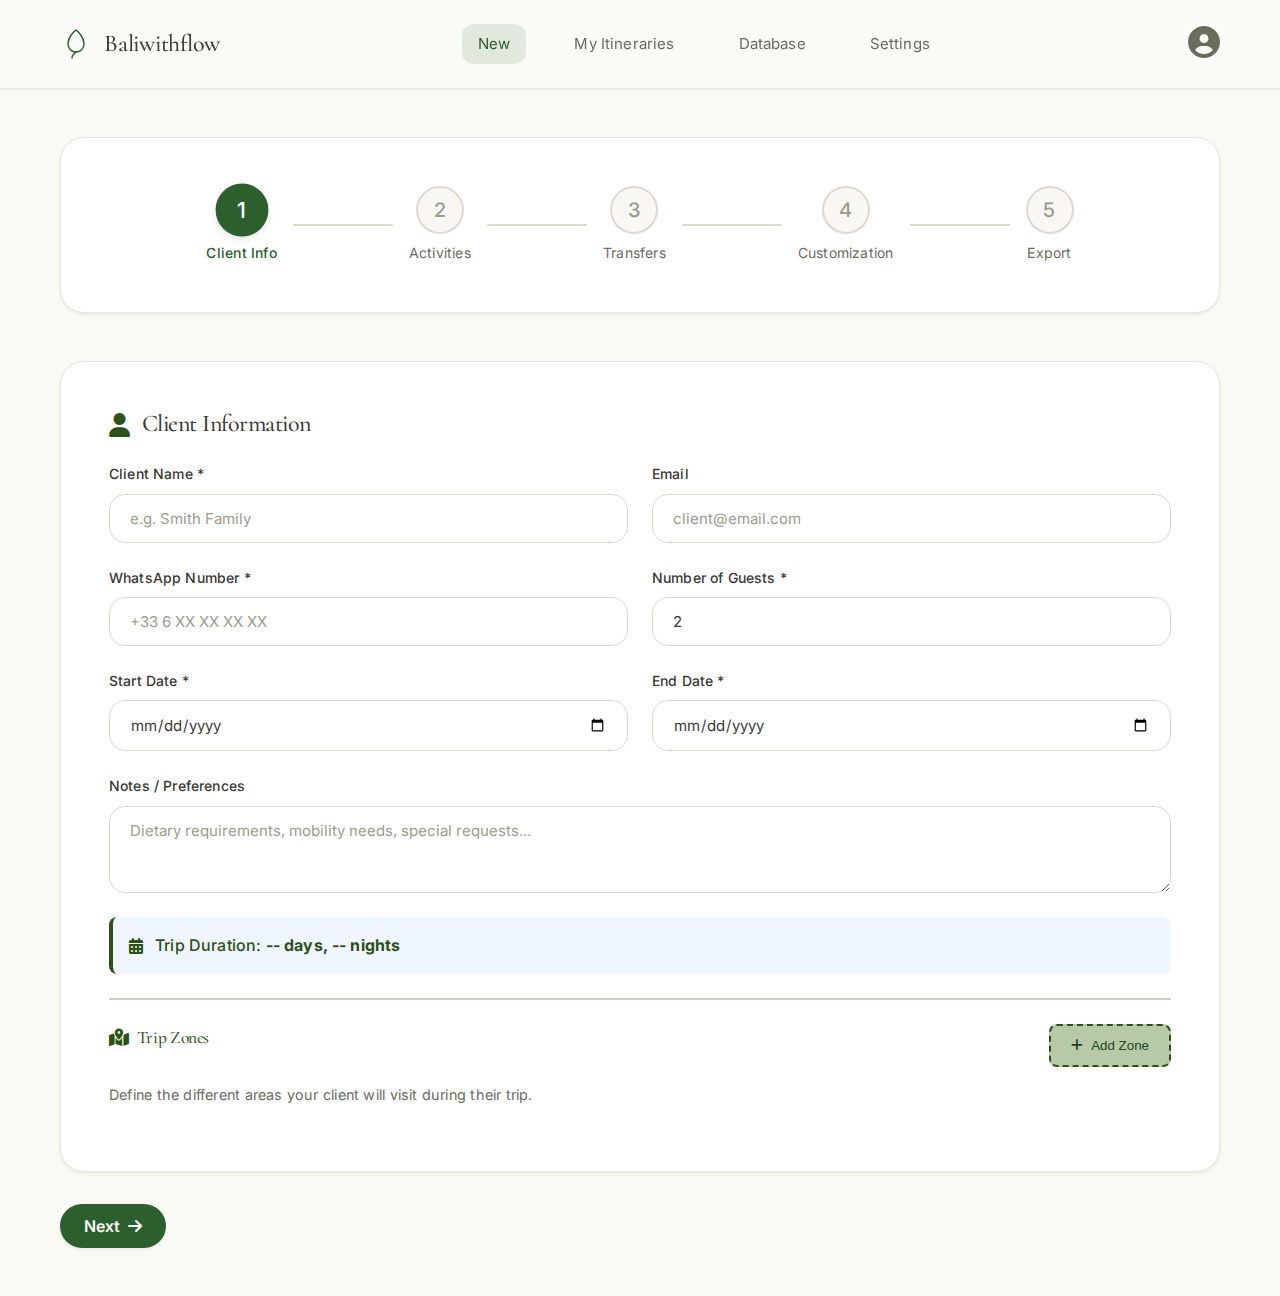
<file: index.html>
<!DOCTYPE html>
<html lang="en">
<head>
    <meta charset="UTF-8">
    <meta name="viewport" content="width=device-width, initial-scale=1.0">
    <title>Baliwithflow - Organic Travel Experiences</title>
    <link rel="stylesheet" href="styles.css">
    <link rel="stylesheet" href="organic-luxury.css">
    <link rel="stylesheet" href="https://cdnjs.cloudflare.com/ajax/libs/font-awesome/6.4.0/css/all.min.css">
</head>
<body>
    <!-- Header -->
    <header class="header">
        <div class="container">
            <div class="logo">
                <svg class="logo-icon" width="32" height="32" viewBox="0 0 32 32" fill="none" xmlns="http://www.w3.org/2000/svg">
                    <path d="M16 2C16 2 8 8 8 16C8 20.4183 11.5817 24 16 24C20.4183 24 24 20.4183 24 16C24 8 16 2 16 2Z" stroke="currentColor" stroke-width="1.5" stroke-linecap="round" stroke-linejoin="round"/>
                    <path d="M16 24C16 24 12 27 12 30" stroke="currentColor" stroke-width="1.5" stroke-linecap="round"/>
                </svg>
                <span class="logo-text">Baliwithflow</span>
            </div>
            <nav class="nav">
                <a href="index.html" class="nav-link active">New</a>
                <a href="my-itineraries.html" class="nav-link">My Itineraries</a>
                <a href="my-itineraries.html#activities" class="nav-link">Database</a>
                <a href="#" class="nav-link" onclick="openSettingsModal(); return false;">Settings</a>
            </nav>
            <div class="user-profile">
                <i class="fas fa-user-circle"></i>
            </div>
        </div>
    </header>

    <!-- Main Content -->
    <main class="main-content">
        <div class="container">
            <!-- Progress Steps -->
            <div class="progress-steps">
                <div class="step active" data-step="1">
                    <div class="step-number">1</div>
                    <div class="step-label">Client Info</div>
                </div>
                <div class="step-line"></div>
                <div class="step" data-step="2">
                    <div class="step-number">2</div>
                    <div class="step-label">Activities</div>
                </div>
                <div class="step-line"></div>
                <div class="step" data-step="3">
                    <div class="step-number">3</div>
                    <div class="step-label">Transfers</div>
                </div>
                <div class="step-line"></div>
                <div class="step" data-step="4">
                    <div class="step-number">4</div>
                    <div class="step-label">Customization</div>
                </div>
                <div class="step-line"></div>
                <div class="step" data-step="5">
                    <div class="step-number">5</div>
                    <div class="step-label">Export</div>
                </div>
            </div>

            <!-- Step 1: Client Info -->
            <div class="step-content active" id="step1">
                <div class="card">
                    <h2 class="card-title">
                        <i class="fas fa-user"></i>
                        Client Information
                    </h2>
                    <div class="form-grid">
                        <div class="form-group">
                            <label>Client Name *</label>
                            <input type="text" class="form-input" id="clientName" placeholder="e.g. Smith Family">
                        </div>
                        <div class="form-group">
                            <label>Email</label>
                            <input type="email" class="form-input" id="clientEmail" placeholder="client@email.com">
                        </div>
                        <div class="form-group">
                            <label>WhatsApp Number *</label>
                            <input type="tel" class="form-input" id="clientWhatsapp" placeholder="+33 6 XX XX XX XX">
                        </div>
                        <div class="form-group">
                            <label>Number of Guests *</label>
                            <input type="number" class="form-input" id="nbPersons" value="2" min="1">
                        </div>
                        <div class="form-group">
                            <label>Start Date *</label>
                            <input type="date" class="form-input" id="startDate">
                        </div>
                        <div class="form-group">
                            <label>End Date *</label>
                            <input type="date" class="form-input" id="endDate">
                        </div>
                        <div class="form-group full-width">
                            <label>Notes / Preferences</label>
                            <textarea class="form-input" id="clientNotes" rows="3" placeholder="Dietary requirements, mobility needs, special requests..."></textarea>
                        </div>
                    </div>
                    <div class="duration-info" id="durationInfo">
                        <i class="fas fa-calendar-alt"></i>
                        <span>Trip Duration: <strong id="tripDuration">-- days, -- nights</strong></span>
                    </div>

                    <!-- Trip Zones Section -->
                    <div class="zones-container">
                        <div class="zones-header">
                            <h3><i class="fas fa-map-marked-alt"></i> Trip Zones</h3>
                            <button type="button" class="add-zone-btn" onclick="addZone()">
                                <i class="fas fa-plus"></i> Add Zone
                            </button>
                        </div>
                        <p style="color: var(--text-secondary); font-size: 0.9rem; margin-bottom: 1rem;">
                            Define the different areas your client will visit during their trip.
                        </p>
                        <div id="zonesContainer">
                            <!-- Zone cards will be added here dynamically -->
                        </div>
                    </div>
                </div>
            </div>

            <!-- Step 2: Activities -->
            <div class="step-content" id="step2">
                <div class="card">
                    <h2 class="card-title">
                        <i class="fas fa-hiking"></i>
                        Plan Activities Day by Day
                    </h2>
                    <div id="daysContainer"></div>
                </div>
            </div>

            <!-- Step 3: Transfers -->
            <div class="step-content" id="step3">
                <div class="card">
                    <h2 class="card-title">
                        <i class="fas fa-car"></i>
                        Transfers & Transportation
                    </h2>
                    <div id="transfersContainer"></div>
                    <button class="btn-secondary" id="addTransfer">
                        <i class="fas fa-plus"></i> Add Transfer
                    </button>
                </div>
            </div>

            <!-- Step 4: Customization -->
            <div class="step-content" id="step4">
                <!-- Accommodations Section -->
                <div class="card" style="margin-bottom: 1.5rem;">
                    <h2 class="card-title">
                        <i class="fas fa-hotel"></i>
                        Accommodations
                    </h2>
                    <p style="color: var(--text-secondary); margin-bottom: 1rem;">
                        Add accommodation details for internal pricing. Hotel names will only appear in driver documents.
                    </p>
                    <div id="accommodationsContainer">
                        <!-- Accommodation cards will be added here -->
                    </div>
                    <button type="button" class="add-zone-btn" onclick="addAccommodation()" style="margin-top: 1rem;">
                        <i class="fas fa-plus"></i> Add Accommodation
                    </button>
                </div>

                <!-- Preview & Photos Section -->
                <div class="card">
                    <h2 class="card-title">
                        <i class="fas fa-images"></i>
                        Preview & Photos
                    </h2>
                    <div class="preview-section">
                        <div class="preview-column">
                            <h3>Itinerary Preview</h3>
                            <div id="itineraryPreview" class="itinerary-preview">
                                <!-- Generated preview will go here -->
                            </div>
                        </div>
                        <div class="upload-column">
                            <h3>Add Photos</h3>
                            <div class="drag-drop-zone" id="dragDropZone">
                                <i class="fas fa-cloud-upload-alt"></i>
                                <p>Drag & drop your photos here</p>
                                <p class="small">or click to browse</p>
                                <input type="file" id="photoUpload" multiple accept="image/*" style="display: none;">
                            </div>
                            <div id="uploadedPhotos" class="uploaded-photos"></div>
                        </div>
                    </div>
                </div>
            </div>

            <!-- Step 5: Export -->
            <div class="step-content" id="step5">
                <div class="card">
                    <h2 class="card-title">
                        <i class="fas fa-file-export"></i>
                        Export & Documents
                    </h2>
                    <div class="export-options">
                        <div class="export-card">
                            <div class="export-icon">
                                <i class="fas fa-file-pdf"></i>
                            </div>
                            <h3>Client Itinerary</h3>
                            <p>Professional PDF with photos and complete details</p>
                            <button class="btn-primary" id="exportClientPDF">
                                <i class="fas fa-download"></i> Download PDF
                            </button>
                        </div>
                        <div class="export-card">
                            <div class="export-icon">
                                <i class="fas fa-calendar-check"></i>
                            </div>
                            <h3>Client Schedule</h3>
                            <p>Day-by-day schedule with time slots</p>
                            <button class="btn-primary" id="exportClientSchedule">
                                <i class="fas fa-download"></i> Download Schedule
                            </button>
                        </div>
                        <div class="export-card">
                            <div class="export-icon">
                                <i class="fas fa-clipboard-list"></i>
                            </div>
                            <h3>Driver Briefing</h3>
                            <p>Detailed day-by-day with contacts and maps</p>
                            <button class="btn-primary" id="exportDriverDoc">
                                <i class="fas fa-download"></i> Download Briefing
                            </button>
                        </div>
                        <div class="export-card">
                            <div class="export-icon">
                                <i class="fas fa-file-excel"></i>
                            </div>
                            <h3>Internal Quotation</h3>
                            <p>Detailed pricing in IDR with USD conversion</p>
                            <button class="btn-primary" id="exportQuotation">
                                <i class="fas fa-download"></i> Download Quotation
                            </button>
                        </div>
                    </div>
                    <div class="summary-section">
                        <h3>Itinerary Summary</h3>
                        <div id="finalSummary" class="final-summary"></div>
                    </div>
                </div>
            </div>

            <!-- Navigation Buttons -->
            <div class="navigation-buttons">
                <button class="btn-secondary" id="prevBtn" style="display: none;">
                    <i class="fas fa-arrow-left"></i> Previous
                </button>
                <button class="btn-primary" id="nextBtn">
                    Next <i class="fas fa-arrow-right"></i>
                </button>
            </div>
        </div>
    </main>

    <script src="database.js"></script>
    <script src="config.js"></script>
    <script src="csv-parser.js"></script>
    <script src="ai-assistant.js"></script>
    <script src="app.js"></script>
    <script src="export-engine.js"></script>
</body>
</html>
<!-- Settings Modal -->
<div id="settingsModal" class="modal">
    <div class="modal-content" style="max-width: 600px;">
        <div class="modal-header">
            <h2>Settings</h2>
            <button class="close-modal" onclick="closeSettingsModal()">
                <i class="fas fa-times"></i>
            </button>
        </div>

        <div style="padding: 1rem 0;">
            <div class="settings-section">
                <h3>AI Integration (Optional)</h3>
                <p style="color: #64748b; font-size: 0.875rem; margin-bottom: 1rem;">
                    Enable AI for personalized suggestions and enhanced descriptions.
                </p>

                <div class="form-group">
                    <label>OpenAI API Key</label>
                    <div style="position: relative;">
                        <input
                            type="password"
                            id="openaiKeyInput"
                            class="form-input"
                            placeholder="sk-proj-..."
                            style="padding-right: 100px;"
                        >
                        <button
                            onclick="toggleKeyVisibility()"
                            style="position: absolute; right: 10px; top: 50%; transform: translateY(-50%); background: none; border: none; cursor: pointer; color: #64748b;"
                        >
                            <i class="fas fa-eye" id="toggleKeyIcon"></i>
                        </button>
                    </div>
                    <small style="color: #64748b;">
                        Your key is stored locally and never shared.
                        <a href="https://platform.openai.com/api-keys" target="_blank" style="color: #2563eb;">Get API key</a>
                    </small>
                </div>

                <div style="display: flex; gap: 1rem; margin-top: 1rem;">
                    <button onclick="saveOpenAIKey()" class="btn-primary">
                        <i class="fas fa-save"></i> Save
                    </button>
                    <button onclick="clearOpenAIKey()" class="btn-secondary">
                        <i class="fas fa-trash"></i> Remove Key
                    </button>
                </div>

                <div id="aiStatus" style="margin-top: 1rem; padding: 1rem; background: #f8fafc; border-radius: 8px; display: none;">
                    <strong>Status:</strong> <span id="aiStatusText"></span>
                </div>
            </div>

            <div class="settings-section" style="margin-top: 2rem;">
                <h3>Exchange Rate (USD/IDR)</h3>
                <div class="form-group">
                    <label>1 USD = IDR</label>
                    <input type="number" id="exchangeRate" class="form-input" value="15800" placeholder="15800">
                    <small style="color: #64748b;">Update this with today's exchange rate for accurate USD conversion.</small>
                </div>
            </div>

            <div class="settings-section" style="margin-top: 2rem;">
                <h3>Available AI Features</h3>
                <ul style="color: #64748b; font-size: 0.875rem;">
                    <li>Enhanced activity descriptions</li>
                    <li>Complementary activity suggestions</li>
                    <li>Personalized itinerary summaries</li>
                    <li>Advanced semantic search (coming soon)</li>
                </ul>
            </div>
        </div>
    </div>
</div>

<script>
function openSettingsModal() {
    document.getElementById('settingsModal').classList.add('active');

    // Load existing API key (masked)
    const existingKey = localStorage.getItem('openai_api_key');
    if (existingKey) {
        document.getElementById('openaiKeyInput').value = existingKey;
        updateAIStatus(true);
    }

    // Load exchange rate
    const savedRate = localStorage.getItem('exchange_rate_usd_idr');
    if (savedRate) {
        document.getElementById('exchangeRate').value = savedRate;
    }
}

function closeSettingsModal() {
    document.getElementById('settingsModal').classList.remove('active');
}

function toggleKeyVisibility() {
    const input = document.getElementById('openaiKeyInput');
    const icon = document.getElementById('toggleKeyIcon');

    if (input.type === 'password') {
        input.type = 'text';
        icon.className = 'fas fa-eye-slash';
    } else {
        input.type = 'password';
        icon.className = 'fas fa-eye';
    }
}

function saveOpenAIKey() {
    const key = document.getElementById('openaiKeyInput').value.trim();
    const exchangeRate = document.getElementById('exchangeRate').value;

    // Save exchange rate
    if (exchangeRate) {
        localStorage.setItem('exchange_rate_usd_idr', exchangeRate);
    }

    if (!key) {
        showNotification('Exchange rate saved', 'success');
        return;
    }

    if (!key.startsWith('sk-')) {
        alert('Invalid API key format. OpenAI keys start with "sk-"');
        return;
    }

    if (setOpenAIKey(key)) {
        updateAIStatus(true);
        showNotification('API key and settings saved successfully', 'success');

        // Reinitialize AI assistant
        if (typeof initializeAI === 'function') {
            initializeAI();
        }
    }
}

function clearOpenAIKey() {
    if (confirm('Are you sure you want to remove the API key?')) {
        localStorage.removeItem('openai_api_key');
        document.getElementById('openaiKeyInput').value = '';
        updateAIStatus(false);
        showNotification('API key removed', 'success');
    }
}

function updateAIStatus(isConfigured) {
    const statusDiv = document.getElementById('aiStatus');
    const statusText = document.getElementById('aiStatusText');

    statusDiv.style.display = 'block';

    if (isConfigured) {
        statusDiv.style.background = '#d1fae5';
        statusDiv.style.color = '#065f46';
        statusText.textContent = 'AI enabled - Features available';
    } else {
        statusDiv.style.background = '#fee2e2';
        statusDiv.style.color = '#991b1b';
        statusText.textContent = 'AI disabled - No key configured';
    }
}

function getExchangeRate() {
    return parseFloat(localStorage.getItem('exchange_rate_usd_idr')) || 15800;
}
</script>

<style>
.settings-section h3 {
    font-size: 1.125rem;
    margin-bottom: 0.75rem;
    color: var(--text-primary);
}

.settings-section ul {
    padding-left: 1.5rem;
    line-height: 1.8;
}
</style>
</file>
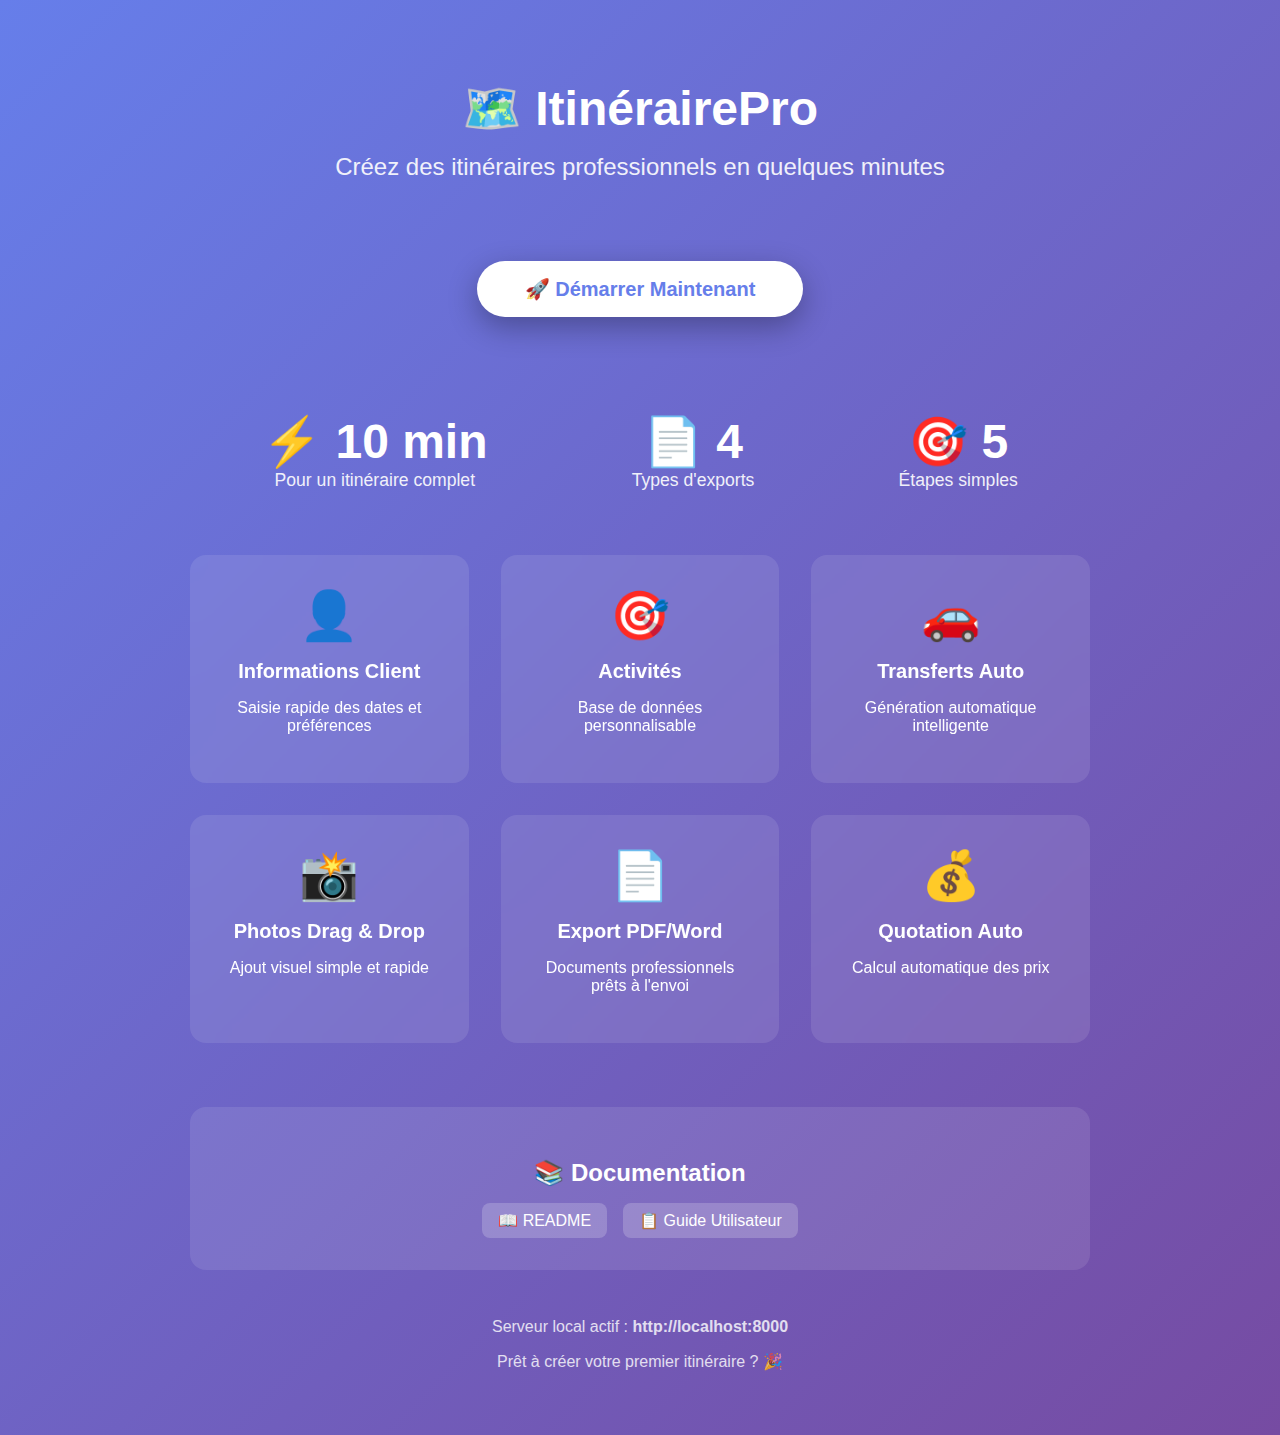
<file: demo-screenshot.html>
<!DOCTYPE html>
<html lang="fr">
<head>
    <meta charset="UTF-8">
    <meta name="viewport" content="width=device-width, initial-scale=1.0">
    <title>ItinérairePro - Démonstration</title>
    <style>
        body {
            font-family: -apple-system, BlinkMacSystemFont, 'Segoe UI', 'Roboto', sans-serif;
            background: linear-gradient(135deg, #667eea 0%, #764ba2 100%);
            color: white;
            padding: 40px 20px;
            text-align: center;
        }
        .container {
            max-width: 900px;
            margin: 0 auto;
        }
        h1 {
            font-size: 3rem;
            margin-bottom: 1rem;
        }
        .subtitle {
            font-size: 1.5rem;
            opacity: 0.9;
            margin-bottom: 3rem;
        }
        .features {
            display: grid;
            grid-template-columns: repeat(auto-fit, minmax(250px, 1fr));
            gap: 2rem;
            margin: 3rem 0;
        }
        .feature-card {
            background: rgba(255, 255, 255, 0.1);
            backdrop-filter: blur(10px);
            border-radius: 16px;
            padding: 2rem;
            transition: transform 0.3s;
        }
        .feature-card:hover {
            transform: translateY(-10px);
            background: rgba(255, 255, 255, 0.15);
        }
        .feature-icon {
            font-size: 3rem;
            margin-bottom: 1rem;
        }
        .feature-title {
            font-size: 1.25rem;
            font-weight: 600;
            margin-bottom: 0.5rem;
        }
        .cta-button {
            display: inline-block;
            background: white;
            color: #667eea;
            padding: 1rem 3rem;
            border-radius: 50px;
            text-decoration: none;
            font-weight: 700;
            font-size: 1.25rem;
            margin: 2rem 0;
            transition: all 0.3s;
            box-shadow: 0 10px 30px rgba(0,0,0,0.3);
        }
        .cta-button:hover {
            transform: scale(1.05);
            box-shadow: 0 15px 40px rgba(0,0,0,0.4);
        }
        .stats {
            display: flex;
            justify-content: space-around;
            margin: 3rem 0;
            flex-wrap: wrap;
        }
        .stat {
            text-align: center;
            margin: 1rem;
        }
        .stat-number {
            font-size: 3rem;
            font-weight: 700;
        }
        .stat-label {
            opacity: 0.9;
            font-size: 1.1rem;
        }
    </style>
</head>
<body>
    <div class="container">
        <h1>🗺️ ItinérairePro</h1>
        <div class="subtitle">Créez des itinéraires professionnels en quelques minutes</div>
        
        <a href="index.html" class="cta-button">🚀 Démarrer Maintenant</a>
        
        <div class="stats">
            <div class="stat">
                <div class="stat-number">⚡ 10 min</div>
                <div class="stat-label">Pour un itinéraire complet</div>
            </div>
            <div class="stat">
                <div class="stat-number">📄 4</div>
                <div class="stat-label">Types d'exports</div>
            </div>
            <div class="stat">
                <div class="stat-number">🎯 5</div>
                <div class="stat-label">Étapes simples</div>
            </div>
        </div>

        <div class="features">
            <div class="feature-card">
                <div class="feature-icon">👤</div>
                <div class="feature-title">Informations Client</div>
                <p>Saisie rapide des dates et préférences</p>
            </div>
            
            <div class="feature-card">
                <div class="feature-icon">🎯</div>
                <div class="feature-title">Activités</div>
                <p>Base de données personnalisable</p>
            </div>
            
            <div class="feature-card">
                <div class="feature-icon">🚗</div>
                <div class="feature-title">Transferts Auto</div>
                <p>Génération automatique intelligente</p>
            </div>
            
            <div class="feature-card">
                <div class="feature-icon">📸</div>
                <div class="feature-title">Photos Drag & Drop</div>
                <p>Ajout visuel simple et rapide</p>
            </div>
            
            <div class="feature-card">
                <div class="feature-icon">📄</div>
                <div class="feature-title">Export PDF/Word</div>
                <p>Documents professionnels prêts à l'envoi</p>
            </div>
            
            <div class="feature-card">
                <div class="feature-icon">💰</div>
                <div class="feature-title">Quotation Auto</div>
                <p>Calcul automatique des prix</p>
            </div>
        </div>

        <div style="margin-top: 4rem; padding: 2rem; background: rgba(255,255,255,0.1); border-radius: 16px;">
            <h2 style="margin-bottom: 1rem;">📚 Documentation</h2>
            <div style="display: flex; gap: 1rem; justify-content: center; flex-wrap: wrap;">
                <a href="README.md" style="color: white; text-decoration: none; padding: 0.5rem 1rem; background: rgba(255,255,255,0.2); border-radius: 8px;">📖 README</a>
                <a href="GUIDE_UTILISATION.md" style="color: white; text-decoration: none; padding: 0.5rem 1rem; background: rgba(255,255,255,0.2); border-radius: 8px;">📋 Guide Utilisateur</a>
            </div>
        </div>

        <div style="margin-top: 3rem; opacity: 0.8;">
            <p>Serveur local actif : <strong>http://localhost:8000</strong></p>
            <p>Prêt à créer votre premier itinéraire ? 🎉</p>
        </div>
    </div>
</body>
</html>
</file>
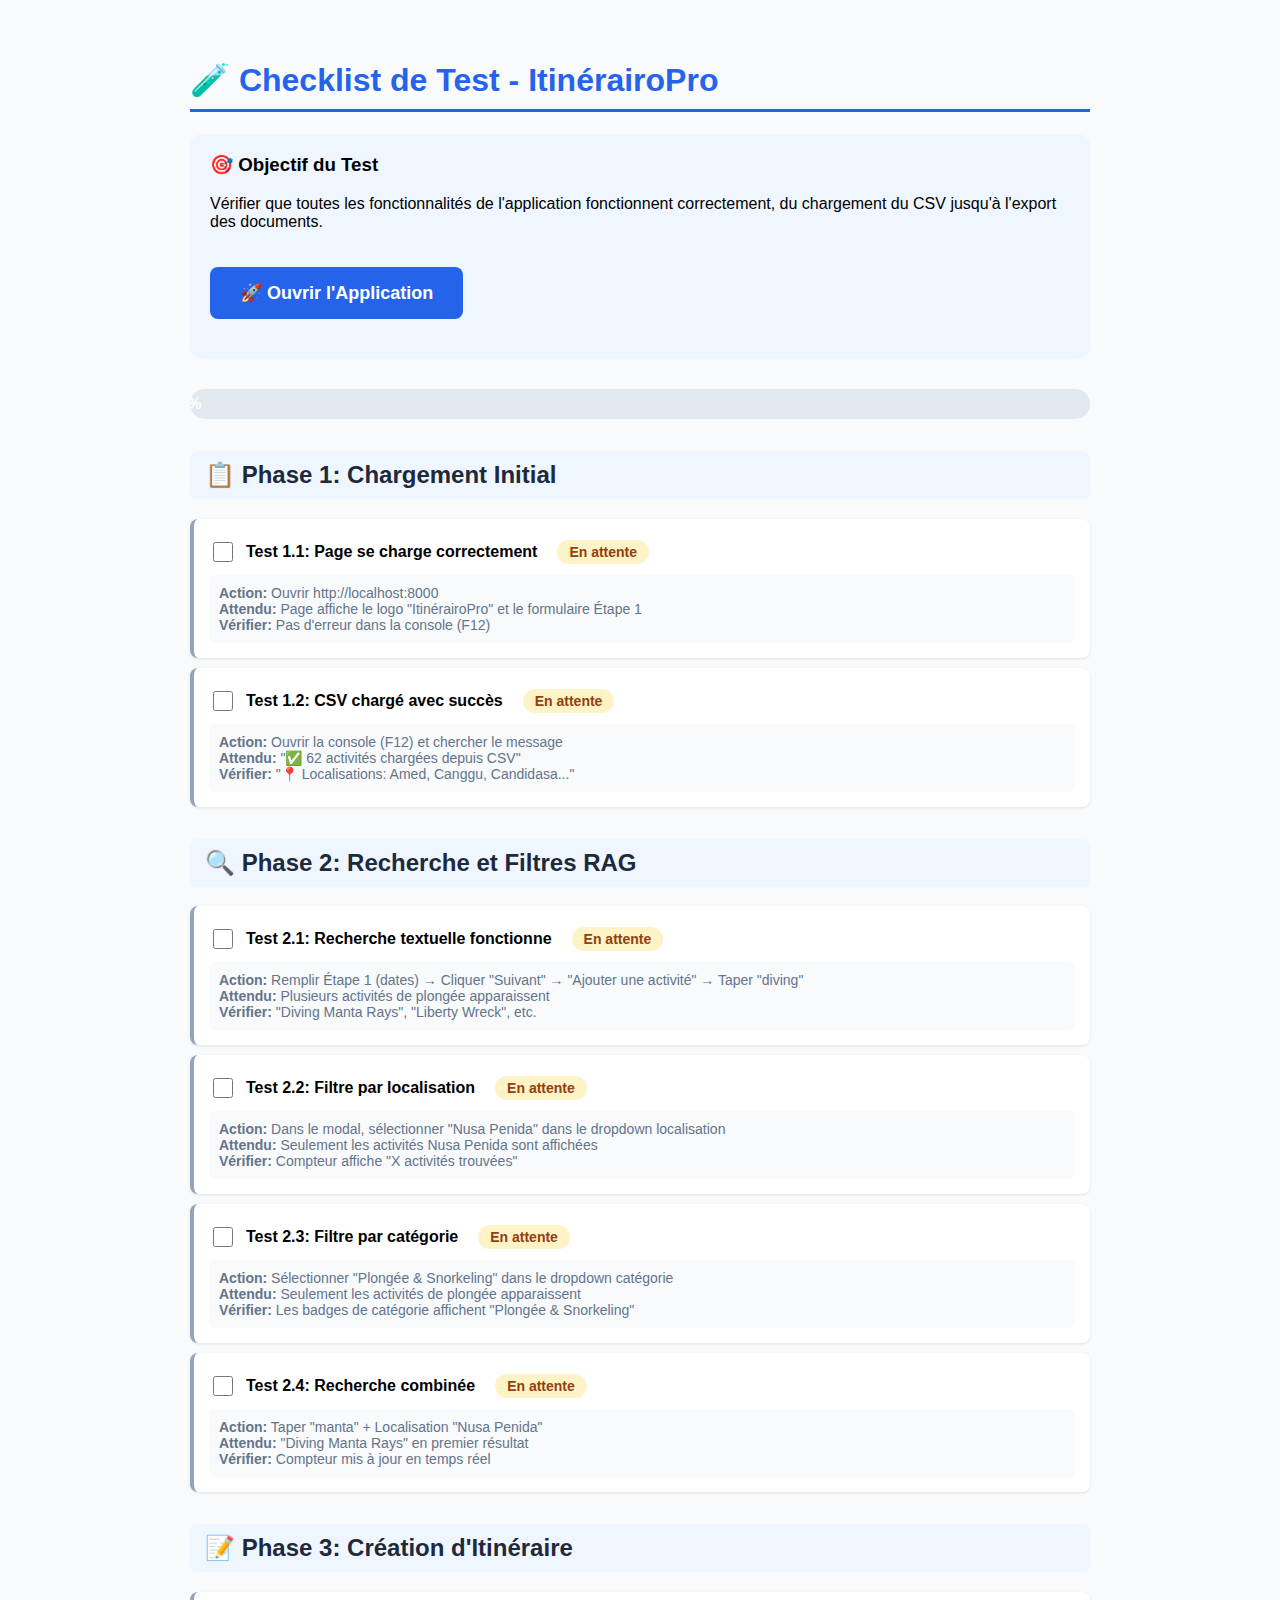
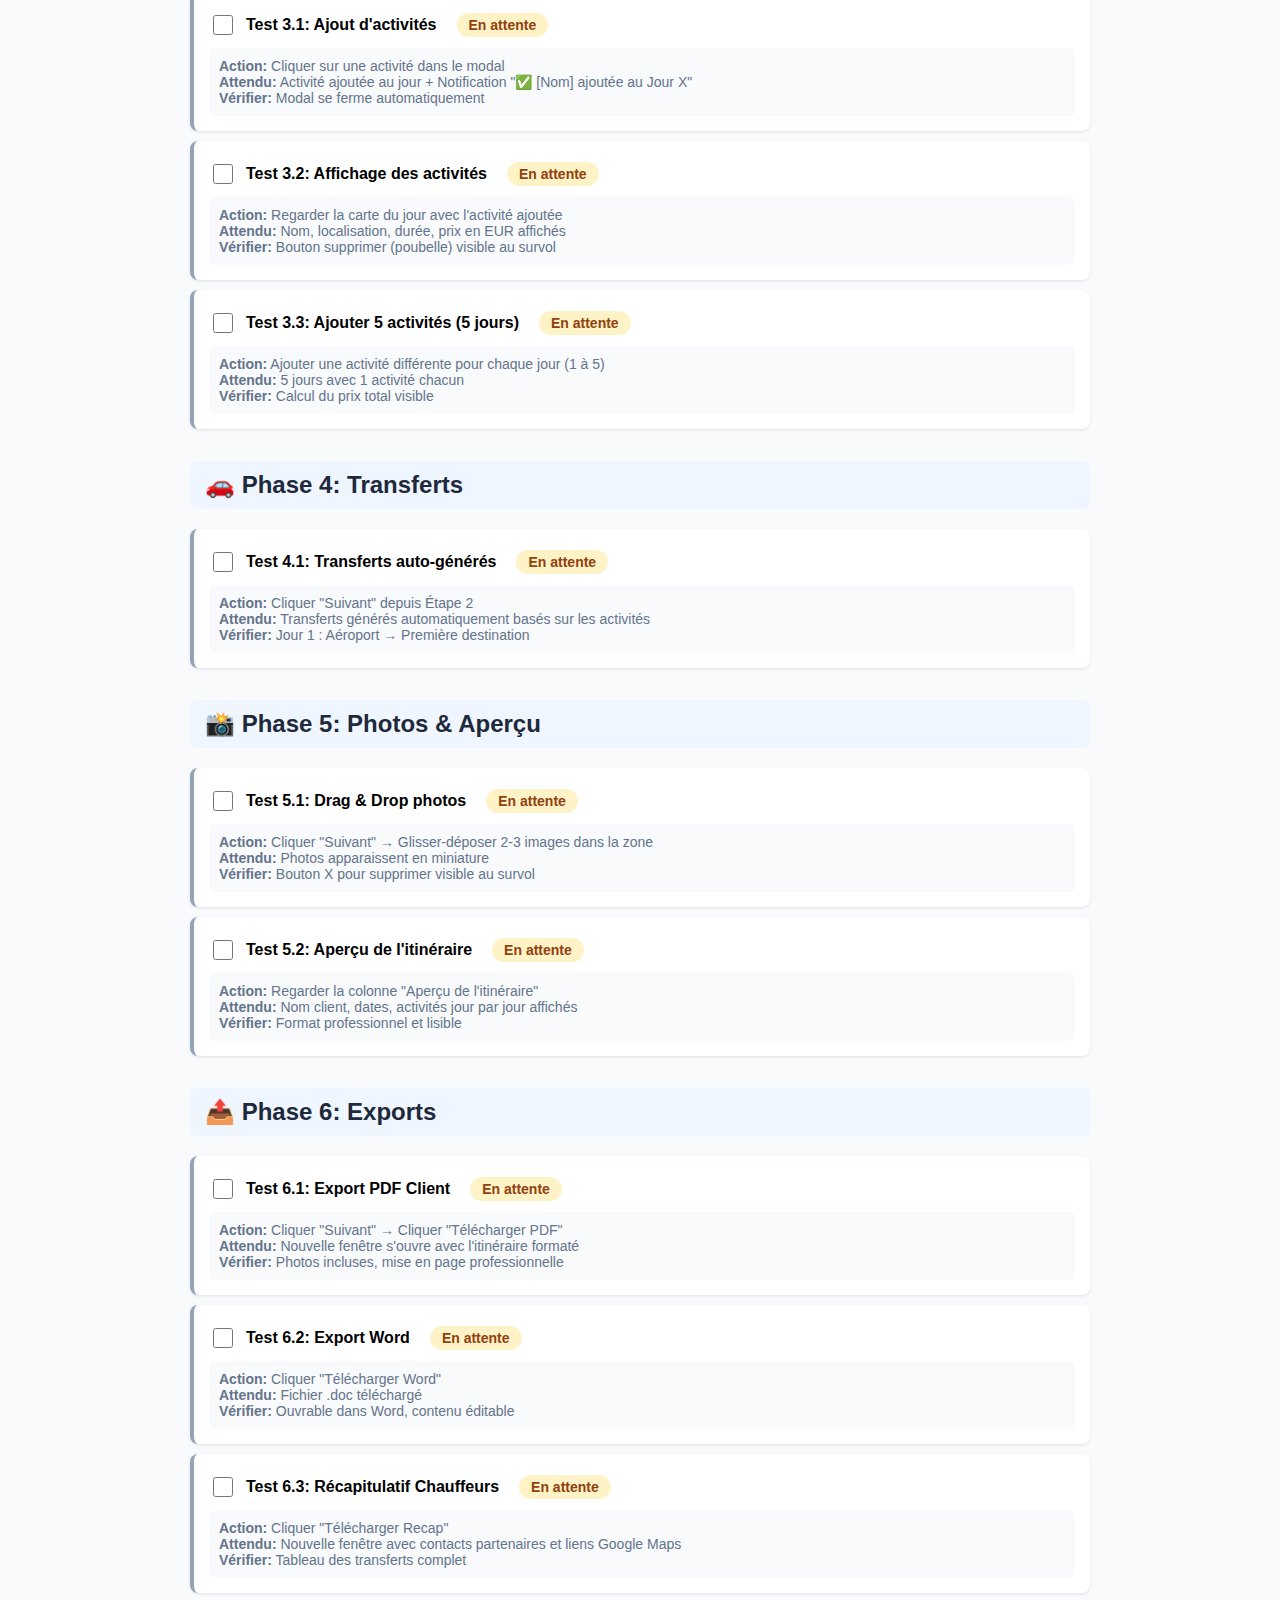
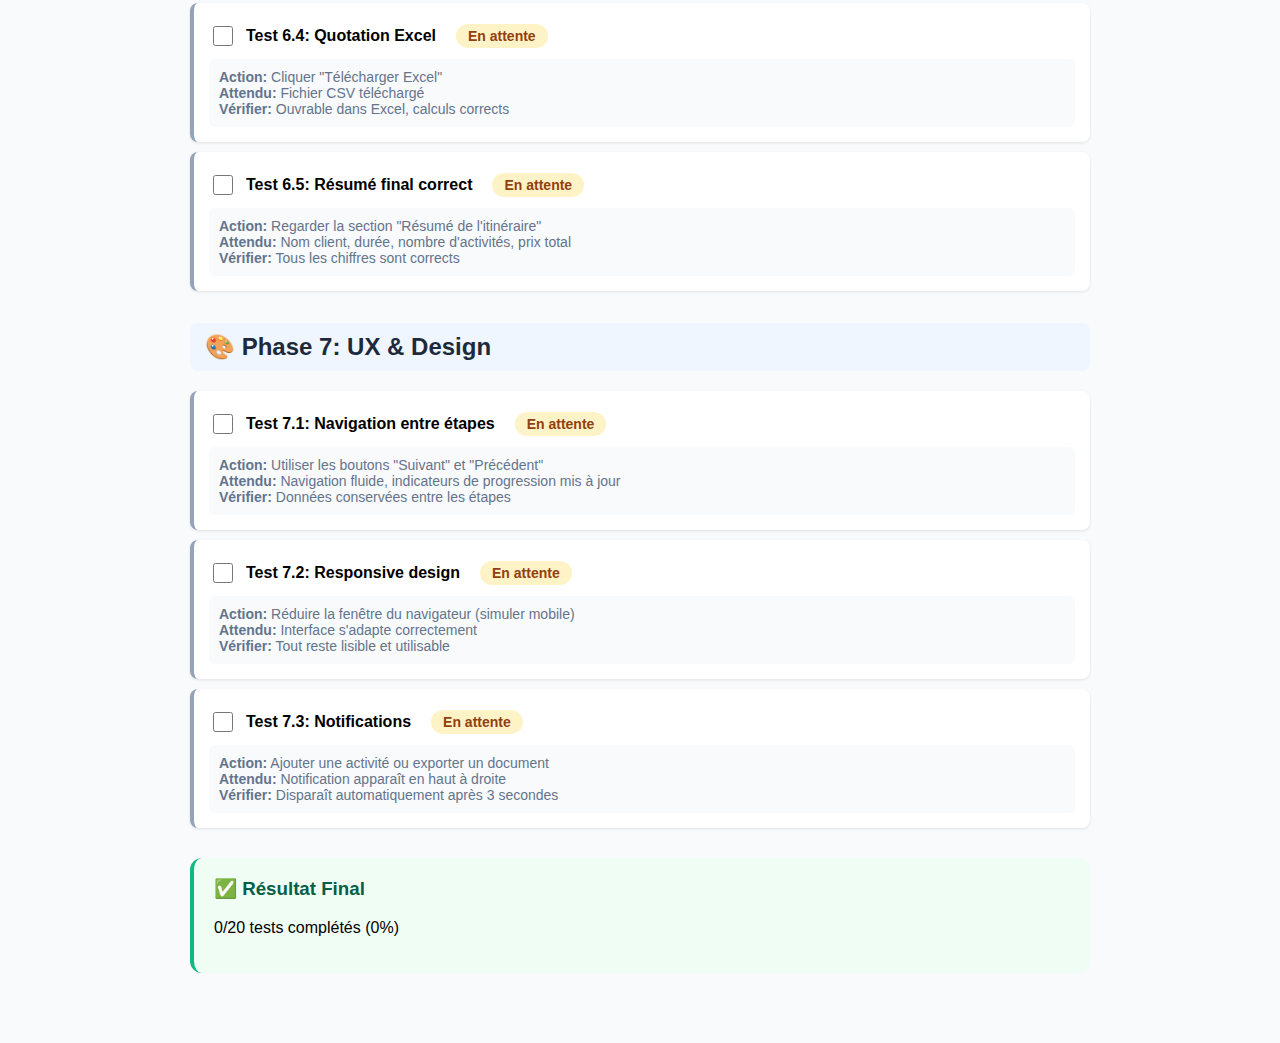
<file: manual-test-checklist.html>
<!DOCTYPE html>
<html lang="fr">
<head>
    <meta charset="UTF-8">
    <meta name="viewport" content="width=device-width, initial-scale=1.0">
    <title>Checklist de Test - ItinérairoPro</title>
    <style>
        body {
            font-family: -apple-system, BlinkMacSystemFont, 'Segoe UI', 'Roboto', sans-serif;
            max-width: 900px;
            margin: 0 auto;
            padding: 40px 20px;
            background: #f8fafc;
        }
        h1 {
            color: #2563eb;
            border-bottom: 3px solid #2563eb;
            padding-bottom: 10px;
        }
        h2 {
            color: #1e293b;
            margin-top: 2rem;
            background: #eff6ff;
            padding: 10px 15px;
            border-radius: 8px;
        }
        .test-item {
            background: white;
            padding: 15px;
            margin: 10px 0;
            border-radius: 8px;
            border-left: 4px solid #94a3b8;
            box-shadow: 0 1px 3px rgba(0,0,0,0.1);
        }
        .test-item.passed {
            border-left-color: #10b981;
        }
        .test-item.failed {
            border-left-color: #ef4444;
        }
        .checkbox-container {
            display: flex;
            align-items: center;
            gap: 10px;
            margin: 5px 0;
        }
        input[type="checkbox"] {
            width: 20px;
            height: 20px;
            cursor: pointer;
        }
        .status {
            display: inline-block;
            padding: 4px 12px;
            border-radius: 12px;
            font-size: 0.875rem;
            font-weight: 600;
            margin-left: 10px;
        }
        .status.pending {
            background: #fef3c7;
            color: #92400e;
        }
        .status.testing {
            background: #dbeafe;
            color: #1e40af;
        }
        .status.passed {
            background: #d1fae5;
            color: #065f46;
        }
        .status.failed {
            background: #fee2e2;
            color: #991b1b;
        }
        .test-details {
            margin-top: 10px;
            padding: 10px;
            background: #f8fafc;
            border-radius: 6px;
            font-size: 0.875rem;
            color: #64748b;
        }
        .start-button {
            background: #2563eb;
            color: white;
            border: none;
            padding: 15px 30px;
            border-radius: 8px;
            font-size: 1.125rem;
            font-weight: 600;
            cursor: pointer;
            margin: 20px 0;
            display: inline-block;
            text-decoration: none;
        }
        .start-button:hover {
            background: #1e40af;
        }
        .progress-bar {
            width: 100%;
            height: 30px;
            background: #e2e8f0;
            border-radius: 15px;
            overflow: hidden;
            margin: 20px 0;
        }
        .progress-fill {
            height: 100%;
            background: linear-gradient(90deg, #2563eb, #10b981);
            width: 0%;
            transition: width 0.3s;
            display: flex;
            align-items: center;
            justify-content: center;
            color: white;
            font-weight: 600;
        }
    </style>
</head>
<body>
    <h1>🧪 Checklist de Test - ItinérairoPro</h1>
    
    <div style="background: #eff6ff; padding: 20px; border-radius: 12px; margin-bottom: 30px;">
        <h3 style="margin-top: 0;">🎯 Objectif du Test</h3>
        <p>Vérifier que toutes les fonctionnalités de l'application fonctionnent correctement, du chargement du CSV jusqu'à l'export des documents.</p>
        <a href="http://localhost:8000" target="_blank" class="start-button">🚀 Ouvrir l'Application</a>
    </div>

    <div class="progress-bar">
        <div class="progress-fill" id="progressBar">0%</div>
    </div>

    <h2>📋 Phase 1: Chargement Initial</h2>
    
    <div class="test-item" id="test1">
        <div class="checkbox-container">
            <input type="checkbox" id="check1" onchange="updateProgress()">
            <label for="check1"><strong>Test 1.1: Page se charge correctement</strong></label>
            <span class="status pending" id="status1">En attente</span>
        </div>
        <div class="test-details">
            <strong>Action:</strong> Ouvrir http://localhost:8000<br>
            <strong>Attendu:</strong> Page affiche le logo "ItinérairoPro" et le formulaire Étape 1<br>
            <strong>Vérifier:</strong> Pas d'erreur dans la console (F12)
        </div>
    </div>

    <div class="test-item" id="test2">
        <div class="checkbox-container">
            <input type="checkbox" id="check2" onchange="updateProgress()">
            <label for="check2"><strong>Test 1.2: CSV chargé avec succès</strong></label>
            <span class="status pending" id="status2">En attente</span>
        </div>
        <div class="test-details">
            <strong>Action:</strong> Ouvrir la console (F12) et chercher le message<br>
            <strong>Attendu:</strong> "✅ 62 activités chargées depuis CSV"<br>
            <strong>Vérifier:</strong> "📍 Localisations: Amed, Canggu, Candidasa..."
        </div>
    </div>

    <h2>🔍 Phase 2: Recherche et Filtres RAG</h2>

    <div class="test-item" id="test3">
        <div class="checkbox-container">
            <input type="checkbox" id="check3" onchange="updateProgress()">
            <label for="check3"><strong>Test 2.1: Recherche textuelle fonctionne</strong></label>
            <span class="status pending" id="status3">En attente</span>
        </div>
        <div class="test-details">
            <strong>Action:</strong> Remplir Étape 1 (dates) → Cliquer "Suivant" → "Ajouter une activité" → Taper "diving"<br>
            <strong>Attendu:</strong> Plusieurs activités de plongée apparaissent<br>
            <strong>Vérifier:</strong> "Diving Manta Rays", "Liberty Wreck", etc.
        </div>
    </div>

    <div class="test-item" id="test4">
        <div class="checkbox-container">
            <input type="checkbox" id="check4" onchange="updateProgress()">
            <label for="check4"><strong>Test 2.2: Filtre par localisation</strong></label>
            <span class="status pending" id="status4">En attente</span>
        </div>
        <div class="test-details">
            <strong>Action:</strong> Dans le modal, sélectionner "Nusa Penida" dans le dropdown localisation<br>
            <strong>Attendu:</strong> Seulement les activités Nusa Penida sont affichées<br>
            <strong>Vérifier:</strong> Compteur affiche "X activités trouvées"
        </div>
    </div>

    <div class="test-item" id="test5">
        <div class="checkbox-container">
            <input type="checkbox" id="check5" onchange="updateProgress()">
            <label for="check5"><strong>Test 2.3: Filtre par catégorie</strong></label>
            <span class="status pending" id="status5">En attente</span>
        </div>
        <div class="test-details">
            <strong>Action:</strong> Sélectionner "Plongée & Snorkeling" dans le dropdown catégorie<br>
            <strong>Attendu:</strong> Seulement les activités de plongée apparaissent<br>
            <strong>Vérifier:</strong> Les badges de catégorie affichent "Plongée & Snorkeling"
        </div>
    </div>

    <div class="test-item" id="test6">
        <div class="checkbox-container">
            <input type="checkbox" id="check6" onchange="updateProgress()">
            <label for="check6"><strong>Test 2.4: Recherche combinée</strong></label>
            <span class="status pending" id="status6">En attente</span>
        </div>
        <div class="test-details">
            <strong>Action:</strong> Taper "manta" + Localisation "Nusa Penida"<br>
            <strong>Attendu:</strong> "Diving Manta Rays" en premier résultat<br>
            <strong>Vérifier:</strong> Compteur mis à jour en temps réel
        </div>
    </div>

    <h2>📝 Phase 3: Création d'Itinéraire</h2>

    <div class="test-item" id="test7">
        <div class="checkbox-container">
            <input type="checkbox" id="check7" onchange="updateProgress()">
            <label for="check7"><strong>Test 3.1: Ajout d'activités</strong></label>
            <span class="status pending" id="status7">En attente</span>
        </div>
        <div class="test-details">
            <strong>Action:</strong> Cliquer sur une activité dans le modal<br>
            <strong>Attendu:</strong> Activité ajoutée au jour + Notification "✅ [Nom] ajoutée au Jour X"<br>
            <strong>Vérifier:</strong> Modal se ferme automatiquement
        </div>
    </div>

    <div class="test-item" id="test8">
        <div class="checkbox-container">
            <input type="checkbox" id="check8" onchange="updateProgress()">
            <label for="check8"><strong>Test 3.2: Affichage des activités</strong></label>
            <span class="status pending" id="status8">En attente</span>
        </div>
        <div class="test-details">
            <strong>Action:</strong> Regarder la carte du jour avec l'activité ajoutée<br>
            <strong>Attendu:</strong> Nom, localisation, durée, prix en EUR affichés<br>
            <strong>Vérifier:</strong> Bouton supprimer (poubelle) visible au survol
        </div>
    </div>

    <div class="test-item" id="test9">
        <div class="checkbox-container">
            <input type="checkbox" id="check9" onchange="updateProgress()">
            <label for="check9"><strong>Test 3.3: Ajouter 5 activités (5 jours)</strong></label>
            <span class="status pending" id="status9">En attente</span>
        </div>
        <div class="test-details">
            <strong>Action:</strong> Ajouter une activité différente pour chaque jour (1 à 5)<br>
            <strong>Attendu:</strong> 5 jours avec 1 activité chacun<br>
            <strong>Vérifier:</strong> Calcul du prix total visible
        </div>
    </div>

    <h2>🚗 Phase 4: Transferts</h2>

    <div class="test-item" id="test10">
        <div class="checkbox-container">
            <input type="checkbox" id="check10" onchange="updateProgress()">
            <label for="check10"><strong>Test 4.1: Transferts auto-générés</strong></label>
            <span class="status pending" id="status10">En attente</span>
        </div>
        <div class="test-details">
            <strong>Action:</strong> Cliquer "Suivant" depuis Étape 2<br>
            <strong>Attendu:</strong> Transferts générés automatiquement basés sur les activités<br>
            <strong>Vérifier:</strong> Jour 1 : Aéroport → Première destination
        </div>
    </div>

    <h2>📸 Phase 5: Photos & Aperçu</h2>

    <div class="test-item" id="test11">
        <div class="checkbox-container">
            <input type="checkbox" id="check11" onchange="updateProgress()">
            <label for="check11"><strong>Test 5.1: Drag & Drop photos</strong></label>
            <span class="status pending" id="status11">En attente</span>
        </div>
        <div class="test-details">
            <strong>Action:</strong> Cliquer "Suivant" → Glisser-déposer 2-3 images dans la zone<br>
            <strong>Attendu:</strong> Photos apparaissent en miniature<br>
            <strong>Vérifier:</strong> Bouton X pour supprimer visible au survol
        </div>
    </div>

    <div class="test-item" id="test12">
        <div class="checkbox-container">
            <input type="checkbox" id="check12" onchange="updateProgress()">
            <label for="check12"><strong>Test 5.2: Aperçu de l'itinéraire</strong></label>
            <span class="status pending" id="status12">En attente</span>
        </div>
        <div class="test-details">
            <strong>Action:</strong> Regarder la colonne "Aperçu de l'itinéraire"<br>
            <strong>Attendu:</strong> Nom client, dates, activités jour par jour affichés<br>
            <strong>Vérifier:</strong> Format professionnel et lisible
        </div>
    </div>

    <h2>📤 Phase 6: Exports</h2>

    <div class="test-item" id="test13">
        <div class="checkbox-container">
            <input type="checkbox" id="check13" onchange="updateProgress()">
            <label for="check13"><strong>Test 6.1: Export PDF Client</strong></label>
            <span class="status pending" id="status13">En attente</span>
        </div>
        <div class="test-details">
            <strong>Action:</strong> Cliquer "Suivant" → Cliquer "Télécharger PDF"<br>
            <strong>Attendu:</strong> Nouvelle fenêtre s'ouvre avec l'itinéraire formaté<br>
            <strong>Vérifier:</strong> Photos incluses, mise en page professionnelle
        </div>
    </div>

    <div class="test-item" id="test14">
        <div class="checkbox-container">
            <input type="checkbox" id="check14" onchange="updateProgress()">
            <label for="check14"><strong>Test 6.2: Export Word</strong></label>
            <span class="status pending" id="status14">En attente</span>
        </div>
        <div class="test-details">
            <strong>Action:</strong> Cliquer "Télécharger Word"<br>
            <strong>Attendu:</strong> Fichier .doc téléchargé<br>
            <strong>Vérifier:</strong> Ouvrable dans Word, contenu éditable
        </div>
    </div>

    <div class="test-item" id="test15">
        <div class="checkbox-container">
            <input type="checkbox" id="check15" onchange="updateProgress()">
            <label for="check15"><strong>Test 6.3: Récapitulatif Chauffeurs</strong></label>
            <span class="status pending" id="status15">En attente</span>
        </div>
        <div class="test-details">
            <strong>Action:</strong> Cliquer "Télécharger Recap"<br>
            <strong>Attendu:</strong> Nouvelle fenêtre avec contacts partenaires et liens Google Maps<br>
            <strong>Vérifier:</strong> Tableau des transferts complet
        </div>
    </div>

    <div class="test-item" id="test16">
        <div class="checkbox-container">
            <input type="checkbox" id="check16" onchange="updateProgress()">
            <label for="check16"><strong>Test 6.4: Quotation Excel</strong></label>
            <span class="status pending" id="status16">En attente</span>
        </div>
        <div class="test-details">
            <strong>Action:</strong> Cliquer "Télécharger Excel"<br>
            <strong>Attendu:</strong> Fichier CSV téléchargé<br>
            <strong>Vérifier:</strong> Ouvrable dans Excel, calculs corrects
        </div>
    </div>

    <div class="test-item" id="test17">
        <div class="checkbox-container">
            <input type="checkbox" id="check17" onchange="updateProgress()">
            <label for="check17"><strong>Test 6.5: Résumé final correct</strong></label>
            <span class="status pending" id="status17">En attente</span>
        </div>
        <div class="test-details">
            <strong>Action:</strong> Regarder la section "Résumé de l'itinéraire"<br>
            <strong>Attendu:</strong> Nom client, durée, nombre d'activités, prix total<br>
            <strong>Vérifier:</strong> Tous les chiffres sont corrects
        </div>
    </div>

    <h2>🎨 Phase 7: UX & Design</h2>

    <div class="test-item" id="test18">
        <div class="checkbox-container">
            <input type="checkbox" id="check18" onchange="updateProgress()">
            <label for="check18"><strong>Test 7.1: Navigation entre étapes</strong></label>
            <span class="status pending" id="status18">En attente</span>
        </div>
        <div class="test-details">
            <strong>Action:</strong> Utiliser les boutons "Suivant" et "Précédent"<br>
            <strong>Attendu:</strong> Navigation fluide, indicateurs de progression mis à jour<br>
            <strong>Vérifier:</strong> Données conservées entre les étapes
        </div>
    </div>

    <div class="test-item" id="test19">
        <div class="checkbox-container">
            <input type="checkbox" id="check19" onchange="updateProgress()">
            <label for="check19"><strong>Test 7.2: Responsive design</strong></label>
            <span class="status pending" id="status19">En attente</span>
        </div>
        <div class="test-details">
            <strong>Action:</strong> Réduire la fenêtre du navigateur (simuler mobile)<br>
            <strong>Attendu:</strong> Interface s'adapte correctement<br>
            <strong>Vérifier:</strong> Tout reste lisible et utilisable
        </div>
    </div>

    <div class="test-item" id="test20">
        <div class="checkbox-container">
            <input type="checkbox" id="check20" onchange="updateProgress()">
            <label for="check20"><strong>Test 7.3: Notifications</strong></label>
            <span class="status pending" id="status20">En attente</span>
        </div>
        <div class="test-details">
            <strong>Action:</strong> Ajouter une activité ou exporter un document<br>
            <strong>Attendu:</strong> Notification apparaît en haut à droite<br>
            <strong>Vérifier:</strong> Disparaît automatiquement après 3 secondes
        </div>
    </div>

    <div style="background: #f0fdf4; padding: 20px; border-radius: 12px; margin: 30px 0; border-left: 4px solid #10b981;">
        <h3 style="margin-top: 0; color: #065f46;">✅ Résultat Final</h3>
        <p id="finalResult">Complétez tous les tests ci-dessus pour voir le résultat.</p>
        <div id="successMessage" style="display: none; color: #065f46; font-weight: 600; font-size: 1.125rem;">
            🎉 Tous les tests sont passés ! L'application est prête pour la production.
        </div>
    </div>

    <script>
        function updateProgress() {
            const total = 20;
            const checked = document.querySelectorAll('input[type="checkbox"]:checked').length;
            const percentage = Math.round((checked / total) * 100);
            
            const progressBar = document.getElementById('progressBar');
            progressBar.style.width = percentage + '%';
            progressBar.textContent = percentage + '%';
            
            // Mettre à jour le résultat final
            const finalResult = document.getElementById('finalResult');
            const successMessage = document.getElementById('successMessage');
            
            if (checked === total) {
                finalResult.style.display = 'none';
                successMessage.style.display = 'block';
            } else {
                finalResult.textContent = `${checked}/${total} tests complétés (${percentage}%)`;
            }
            
            // Mettre à jour les statuts individuels
            for (let i = 1; i <= total; i++) {
                const checkbox = document.getElementById('check' + i);
                const status = document.getElementById('status' + i);
                const testItem = document.getElementById('test' + i);
                
                if (checkbox.checked) {
                    status.textContent = '✅ Passé';
                    status.className = 'status passed';
                    testItem.classList.add('passed');
                } else {
                    status.textContent = 'En attente';
                    status.className = 'status pending';
                    testItem.classList.remove('passed');
                }
            }
        }
        
        // Charger l'état depuis localStorage
        window.addEventListener('load', function() {
            for (let i = 1; i <= 20; i++) {
                const saved = localStorage.getItem('test' + i);
                if (saved === 'true') {
                    document.getElementById('check' + i).checked = true;
                }
            }
            updateProgress();
        });
        
        // Sauvegarder l'état dans localStorage
        document.querySelectorAll('input[type="checkbox"]').forEach(checkbox => {
            checkbox.addEventListener('change', function() {
                localStorage.setItem(this.id, this.checked);
            });
        });
    </script>
</body>
</html>
</file>
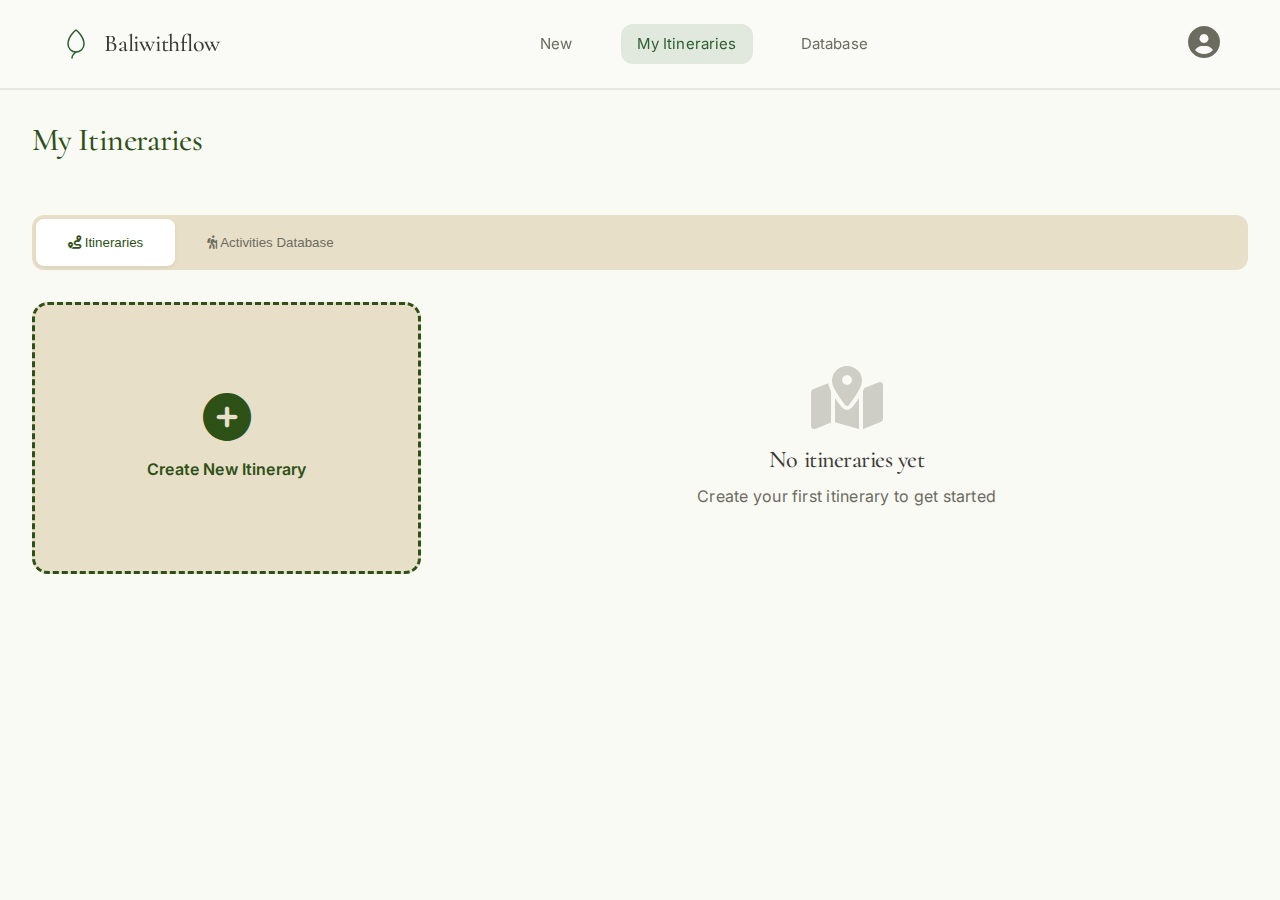
<file: my-itineraries.html>
<!DOCTYPE html>
<html lang="en">
<head>
    <meta charset="UTF-8">
    <meta name="viewport" content="width=device-width, initial-scale=1.0">
    <title>My Itineraries - Baliwithflow</title>
    <link rel="stylesheet" href="styles.css">
    <link rel="stylesheet" href="organic-luxury.css">
    <link rel="stylesheet" href="https://cdnjs.cloudflare.com/ajax/libs/font-awesome/6.4.0/css/all.min.css">
    <style>
        .page-container {
            max-width: 1400px;
            margin: 0 auto;
            padding: 2rem;
        }

        .page-header {
            display: flex;
            justify-content: space-between;
            align-items: center;
            margin-bottom: 2rem;
        }

        .page-title {
            font-size: 2rem;
            color: var(--primary-color);
        }

        .tabs {
            display: flex;
            gap: 0;
            background: var(--beige-light);
            border-radius: 12px;
            padding: 4px;
            margin-bottom: 2rem;
        }

        .tab {
            padding: 1rem 2rem;
            background: none;
            border: none;
            cursor: pointer;
            font-weight: 500;
            color: var(--text-secondary);
            border-radius: 8px;
            transition: all 0.2s;
        }

        .tab.active {
            background: white;
            color: var(--primary-color);
            box-shadow: var(--shadow);
        }

        .tab:hover:not(.active) {
            color: var(--primary-color);
        }

        .tab-content {
            display: none;
        }

        .tab-content.active {
            display: block;
        }

        /* Itineraries Grid */
        .itineraries-grid {
            display: grid;
            grid-template-columns: repeat(auto-fill, minmax(350px, 1fr));
            gap: 1.5rem;
        }

        .itinerary-card {
            background: white;
            border-radius: 16px;
            padding: 1.5rem;
            box-shadow: var(--shadow);
            border: 2px solid var(--border-color);
            transition: all 0.3s;
        }

        .itinerary-card:hover {
            box-shadow: var(--shadow-lg);
            border-color: var(--primary-color);
        }

        .itinerary-header {
            display: flex;
            justify-content: space-between;
            align-items: flex-start;
            margin-bottom: 1rem;
        }

        .itinerary-name {
            font-size: 1.25rem;
            font-weight: 600;
            color: var(--text-primary);
        }

        .itinerary-status {
            padding: 0.25rem 0.75rem;
            border-radius: 20px;
            font-size: 0.75rem;
            font-weight: 500;
        }

        .itinerary-status.draft {
            background: #fef3c7;
            color: #92400e;
        }

        .itinerary-status.confirmed {
            background: #d1fae5;
            color: #065f46;
        }

        .itinerary-meta {
            display: flex;
            flex-wrap: wrap;
            gap: 1rem;
            font-size: 0.9rem;
            color: var(--text-secondary);
            margin-bottom: 1rem;
        }

        .itinerary-meta span {
            display: flex;
            align-items: center;
            gap: 0.5rem;
        }

        .itinerary-zones {
            display: flex;
            flex-wrap: wrap;
            gap: 0.5rem;
            margin-bottom: 1rem;
        }

        .zone-tag {
            background: var(--green-soft);
            color: var(--primary-dark);
            padding: 0.25rem 0.75rem;
            border-radius: 12px;
            font-size: 0.8rem;
        }

        .itinerary-actions {
            display: flex;
            gap: 0.5rem;
            padding-top: 1rem;
            border-top: 1px solid var(--border-color);
        }

        .itinerary-actions button {
            flex: 1;
            padding: 0.75rem;
            border: none;
            border-radius: 8px;
            cursor: pointer;
            font-weight: 500;
            transition: all 0.2s;
        }

        .btn-edit {
            background: var(--beige-light);
            color: var(--primary-color);
        }

        .btn-edit:hover {
            background: var(--primary-color);
            color: white;
        }

        .btn-delete {
            background: #fee2e2;
            color: #dc2626;
        }

        .btn-delete:hover {
            background: #dc2626;
            color: white;
        }

        .btn-export {
            background: var(--primary-color);
            color: white;
        }

        .btn-export:hover {
            background: var(--primary-dark);
        }

        /* Activities Table */
        .activities-container {
            background: white;
            border-radius: 16px;
            padding: 1.5rem;
            box-shadow: var(--shadow);
        }

        .table-header {
            display: flex;
            justify-content: space-between;
            align-items: center;
            margin-bottom: 1.5rem;
            flex-wrap: wrap;
            gap: 1rem;
        }

        .search-filter {
            display: flex;
            gap: 1rem;
            flex: 1;
            max-width: 700px;
            flex-wrap: wrap;
        }

        .search-filter input,
        .search-filter select {
            padding: 0.75rem 1rem;
            border: 2px solid var(--border-color);
            border-radius: 8px;
            font-size: 0.9rem;
        }

        .search-filter input {
            flex: 1;
            min-width: 200px;
        }

        .activities-table {
            width: 100%;
            border-collapse: collapse;
        }

        .activities-table th {
            background: var(--beige-light);
            padding: 1rem;
            text-align: left;
            font-weight: 600;
            color: var(--primary-color);
            border-bottom: 2px solid var(--border-color);
        }

        .activities-table td {
            padding: 1rem;
            border-bottom: 1px solid var(--border-color);
            vertical-align: middle;
        }

        .activities-table tr:hover {
            background: #f8f9fa;
        }

        .activity-name-cell {
            font-weight: 500;
        }

        .activity-location-cell {
            color: var(--text-secondary);
        }

        .activity-price-cell {
            font-weight: 600;
            color: var(--primary-color);
        }

        .activity-image-cell {
            width: 80px;
        }

        .activity-image-cell img {
            width: 60px;
            height: 60px;
            object-fit: cover;
            border-radius: 8px;
            border: 2px solid var(--border-color);
        }

        .activity-image-cell .no-image {
            width: 60px;
            height: 60px;
            background: #f1f5f9;
            border-radius: 8px;
            display: flex;
            align-items: center;
            justify-content: center;
            color: #94a3b8;
            font-size: 1.5rem;
        }

        .table-actions {
            display: flex;
            gap: 0.5rem;
        }

        .table-actions button {
            padding: 0.5rem;
            border: none;
            border-radius: 6px;
            cursor: pointer;
            transition: all 0.2s;
        }

        .status-badge {
            padding: 0.25rem 0.75rem;
            border-radius: 12px;
            font-size: 0.75rem;
            font-weight: 500;
        }

        .status-badge.ready {
            background: #d1fae5;
            color: #065f46;
        }

        .status-badge.ongoing {
            background: #fef3c7;
            color: #92400e;
        }

        /* Modal */
        .modal {
            display: none;
            position: fixed;
            top: 0;
            left: 0;
            right: 0;
            bottom: 0;
            background: rgba(0,0,0,0.5);
            z-index: 1000;
            align-items: center;
            justify-content: center;
            padding: 1rem;
        }

        .modal.active {
            display: flex;
        }

        .modal-content {
            background: white;
            border-radius: 16px;
            max-width: 800px;
            width: 100%;
            max-height: 90vh;
            overflow-y: auto;
        }

        .modal-header {
            display: flex;
            justify-content: space-between;
            align-items: center;
            padding: 1.5rem;
            border-bottom: 1px solid var(--border-color);
            position: sticky;
            top: 0;
            background: white;
            z-index: 10;
        }

        .modal-header h2 {
            font-size: 1.5rem;
            color: var(--primary-color);
        }

        .modal-body {
            padding: 1.5rem;
        }

        .modal-footer {
            display: flex;
            justify-content: flex-end;
            gap: 1rem;
            padding: 1.5rem;
            border-top: 1px solid var(--border-color);
            position: sticky;
            bottom: 0;
            background: white;
        }

        .close-modal {
            background: none;
            border: none;
            font-size: 1.5rem;
            cursor: pointer;
            color: var(--text-secondary);
        }

        /* Image Upload */
        .image-upload-container {
            margin-bottom: 1.5rem;
        }

        .image-preview-grid {
            display: grid;
            grid-template-columns: repeat(auto-fill, minmax(120px, 1fr));
            gap: 1rem;
            margin-top: 1rem;
        }

        .image-preview-item {
            position: relative;
            aspect-ratio: 1;
            border-radius: 12px;
            overflow: hidden;
            border: 2px solid var(--border-color);
        }

        .image-preview-item img {
            width: 100%;
            height: 100%;
            object-fit: cover;
        }

        .image-preview-item .remove-image {
            position: absolute;
            top: 4px;
            right: 4px;
            background: rgba(220, 38, 38, 0.9);
            color: white;
            border: none;
            border-radius: 50%;
            width: 24px;
            height: 24px;
            cursor: pointer;
            display: flex;
            align-items: center;
            justify-content: center;
            font-size: 0.8rem;
        }

        .image-drop-zone {
            border: 2px dashed var(--border-color);
            border-radius: 12px;
            padding: 2rem;
            text-align: center;
            cursor: pointer;
            transition: all 0.2s;
            background: #f8fafc;
        }

        .image-drop-zone:hover {
            border-color: var(--primary-color);
            background: var(--green-soft);
        }

        .image-drop-zone i {
            font-size: 2rem;
            color: var(--primary-color);
            margin-bottom: 0.5rem;
        }

        /* Empty State */
        .empty-state {
            text-align: center;
            padding: 4rem 2rem;
            color: var(--text-secondary);
        }

        .empty-state i {
            font-size: 4rem;
            margin-bottom: 1rem;
            opacity: 0.3;
        }

        .empty-state h3 {
            font-size: 1.5rem;
            margin-bottom: 0.5rem;
            color: var(--text-primary);
        }

        /* Add New Card */
        .add-new-card {
            background: var(--beige-light);
            border: 3px dashed var(--primary-color);
            border-radius: 16px;
            padding: 2rem;
            display: flex;
            flex-direction: column;
            align-items: center;
            justify-content: center;
            cursor: pointer;
            transition: all 0.3s;
            min-height: 250px;
        }

        .add-new-card:hover {
            background: var(--green-soft);
            border-style: solid;
        }

        .add-new-card i {
            font-size: 3rem;
            color: var(--primary-color);
            margin-bottom: 1rem;
        }

        .add-new-card span {
            font-weight: 600;
            color: var(--primary-color);
        }

        /* Form Grid */
        .form-grid {
            display: grid;
            grid-template-columns: repeat(2, 1fr);
            gap: 1rem;
        }

        .form-grid .full-width {
            grid-column: span 2;
        }

        @media (max-width: 768px) {
            .form-grid {
                grid-template-columns: 1fr;
            }
            .form-grid .full-width {
                grid-column: span 1;
            }
        }

        /* Stats bar */
        .stats-bar {
            display: flex;
            gap: 2rem;
            margin-bottom: 1.5rem;
            padding: 1rem;
            background: var(--beige-light);
            border-radius: 12px;
        }

        .stat-item {
            text-align: center;
        }

        .stat-value {
            font-size: 1.5rem;
            font-weight: 700;
            color: var(--primary-color);
        }

        .stat-label {
            font-size: 0.8rem;
            color: var(--text-secondary);
        }
    </style>
</head>
<body>
    <!-- Header -->
    <header class="header">
        <div class="container">
            <div class="logo">
                <svg class="logo-icon" width="32" height="32" viewBox="0 0 32 32" fill="none" xmlns="http://www.w3.org/2000/svg">
                    <path d="M16 2C16 2 8 8 8 16C8 20.4183 11.5817 24 16 24C20.4183 24 24 20.4183 24 16C24 8 16 2 16 2Z" stroke="currentColor" stroke-width="1.5" stroke-linecap="round" stroke-linejoin="round"/>
                    <path d="M16 24C16 24 12 27 12 30" stroke="currentColor" stroke-width="1.5" stroke-linecap="round"/>
                </svg>
                <span class="logo-text">Baliwithflow</span>
            </div>
            <nav class="nav">
                <a href="index.html" class="nav-link">New</a>
                <a href="my-itineraries.html" class="nav-link active">My Itineraries</a>
                <a href="#" class="nav-link" onclick="switchTab('activities'); return false;">Database</a>
            </nav>
            <div class="user-profile">
                <i class="fas fa-user-circle"></i>
            </div>
        </div>
    </header>

    <!-- Main Content -->
    <main class="page-container">
        <div class="page-header">
            <h1 class="page-title">My Itineraries</h1>
        </div>

        <!-- Tabs -->
        <div class="tabs">
            <button class="tab active" onclick="switchTab('itineraries')">
                <i class="fas fa-route"></i> Itineraries
            </button>
            <button class="tab" onclick="switchTab('activities')">
                <i class="fas fa-hiking"></i> Activities Database
            </button>
        </div>

        <!-- Itineraries Tab -->
        <div id="itinerariesTab" class="tab-content active">
            <div class="itineraries-grid" id="itinerariesGrid">
                <!-- Add New Card -->
                <div class="add-new-card" onclick="window.location.href='index.html'">
                    <i class="fas fa-plus-circle"></i>
                    <span>Create New Itinerary</span>
                </div>
                <!-- Saved itineraries will be loaded here -->
            </div>
        </div>

        <!-- Activities Tab -->
        <div id="activitiesTab" class="tab-content">
            <div class="stats-bar">
                <div class="stat-item">
                    <div class="stat-value" id="totalActivities">0</div>
                    <div class="stat-label">Total Activities</div>
                </div>
                <div class="stat-item">
                    <div class="stat-value" id="readyActivities">0</div>
                    <div class="stat-label">Ready</div>
                </div>
                <div class="stat-item">
                    <div class="stat-value" id="ongoingActivities">0</div>
                    <div class="stat-label">In Progress</div>
                </div>
                <div class="stat-item">
                    <div class="stat-value" id="locationsCount">0</div>
                    <div class="stat-label">Locations</div>
                </div>
            </div>

            <div class="activities-container">
                <div class="table-header">
                    <div class="search-filter">
                        <input type="text" id="activitySearch" placeholder="Search activities...">
                        <select id="locationFilter">
                            <option value="">All Locations</option>
                        </select>
                        <select id="categoryFilter">
                            <option value="">All Categories</option>
                        </select>
                        <select id="statusFilter">
                            <option value="">All Status</option>
                            <option value="READY">Ready</option>
                            <option value="ONGOING">In Progress</option>
                        </select>
                    </div>
                    <button class="btn-primary" onclick="openAddActivityModal()">
                        <i class="fas fa-plus"></i> Add Activity
                    </button>
                </div>

                <table class="activities-table">
                    <thead>
                        <tr>
                            <th>Image</th>
                            <th>Activity Name</th>
                            <th>Location</th>
                            <th>Category</th>
                            <th>Duration</th>
                            <th>Price (IDR)</th>
                            <th>Status</th>
                            <th>Actions</th>
                        </tr>
                    </thead>
                    <tbody id="activitiesTableBody">
                        <!-- Activities will be loaded here -->
                    </tbody>
                </table>
            </div>
        </div>
    </main>

    <!-- Add/Edit Activity Modal -->
    <div id="activityModal" class="modal">
        <div class="modal-content">
            <div class="modal-header">
                <h2 id="activityModalTitle">Add New Activity</h2>
                <button class="close-modal" onclick="closeActivityModal()">
                    <i class="fas fa-times"></i>
                </button>
            </div>
            <div class="modal-body">
                <form id="activityForm">
                    <input type="hidden" id="activityId">
                    <input type="hidden" id="activityIsFromDatabase">

                    <!-- Image Upload Section -->
                    <div class="image-upload-container">
                        <label><strong>Activity Images</strong></label>
                        <div class="image-drop-zone" id="imageDropZone" onclick="document.getElementById('imageFileInput').click()">
                            <i class="fas fa-cloud-upload-alt"></i>
                            <p>Click or drag images here</p>
                            <small>PNG, JPG up to 5MB each</small>
                        </div>
                        <input type="file" id="imageFileInput" accept="image/*" multiple style="display: none;" onchange="handleImageUpload(event)">
                        <div class="image-preview-grid" id="imagePreviewGrid"></div>
                    </div>

                    <div class="form-grid">
                        <div class="form-group full-width">
                            <label>Activity Name *</label>
                            <input type="text" class="form-input" id="activityName" required placeholder="e.g. Tegallalang Rice Terraces">
                        </div>
                        <div class="form-group">
                            <label>Location *</label>
                            <select class="form-select" id="activityLocation" required>
                                <option value="">Select location...</option>
                                <option value="Ubud">Ubud</option>
                                <option value="Uluwatu">Uluwatu</option>
                                <option value="Seminyak">Seminyak</option>
                                <option value="Canggu">Canggu</option>
                                <option value="Nusa Penida">Nusa Penida</option>
                                <option value="Sanur">Sanur</option>
                                <option value="Jimbaran">Jimbaran</option>
                                <option value="Munduk">Munduk</option>
                                <option value="Sidemen">Sidemen</option>
                                <option value="Amed">Amed</option>
                                <option value="Lovina">Lovina</option>
                                <option value="Kintamani">Kintamani</option>
                                <option value="Candidasa">Candidasa</option>
                                <option value="Tabanan">Tabanan</option>
                                <option value="Jatiluwih">Jatiluwih</option>
                                <option value="Pemuteran">Pemuteran</option>
                                <option value="Lombok">Lombok</option>
                                <option value="Gili Trawangan">Gili Trawangan</option>
                                <option value="Gili Asahan">Gili Asahan</option>
                                <option value="Kuta">Kuta</option>
                            </select>
                        </div>
                        <div class="form-group">
                            <label>Category</label>
                            <select class="form-select" id="activityCategory">
                                <option value="">Select category...</option>
                                <option value="Adventure">Adventure</option>
                                <option value="Culture">Culture</option>
                                <option value="Diving">Diving</option>
                                <option value="Snorkeling">Snorkeling</option>
                                <option value="Trekking">Trekking</option>
                                <option value="Wellness">Wellness</option>
                                <option value="Food">Food</option>
                                <option value="Free Day">Free Day</option>
                                <option value="Excursion">Excursion</option>
                                <option value="Sport">Sport</option>
                                <option value="Family">Family</option>
                                <option value="Workshop">Workshop</option>
                                <option value="Relaxation">Relaxation</option>
                            </select>
                        </div>
                        <div class="form-group">
                            <label>Duration</label>
                            <input type="text" class="form-input" id="activityDuration" placeholder="e.g. Half day, 2-3 hours">
                        </div>
                        <div class="form-group">
                            <label>Price per Person (IDR) *</label>
                            <input type="number" class="form-input" id="activityPriceIDR" required placeholder="e.g. 500000">
                        </div>
                        <div class="form-group">
                            <label>Price with Margin (IDR)</label>
                            <input type="number" class="form-input" id="activityPriceWithMargin" placeholder="e.g. 800000">
                        </div>
                        <div class="form-group">
                            <label>Meals Included</label>
                            <input type="text" class="form-input" id="activityMeals" placeholder="e.g. Breakfast, Lunch">
                        </div>
                        <div class="form-group">
                            <label>Status</label>
                            <select class="form-select" id="activityStatus">
                                <option value="READY">Ready</option>
                                <option value="ONGOING">In Progress</option>
                            </select>
                        </div>
                        <div class="form-group full-width">
                            <label>Description</label>
                            <textarea class="form-input" id="activityDescription" rows="4" placeholder="Describe the activity..."></textarea>
                        </div>
                        <div class="form-group full-width">
                            <label>Google Maps Link</label>
                            <input type="url" class="form-input" id="activityGoogleMaps" placeholder="https://maps.google.com/...">
                        </div>
                        <div class="form-group full-width">
                            <label>Contact Information</label>
                            <input type="text" class="form-input" id="activityContact" placeholder="Name : +62 XXX XXX XXX">
                        </div>
                    </div>
                </form>
            </div>
            <div class="modal-footer">
                <button class="btn-secondary" onclick="closeActivityModal()">Cancel</button>
                <button class="btn-primary" onclick="saveActivity()">
                    <i class="fas fa-save"></i> Save Activity
                </button>
            </div>
        </div>
    </div>

    <script src="database.js"></script>
    <script>
        // Local Storage Keys
        const ITINERARIES_KEY = 'baliwithflow_itineraries';
        const MODIFIED_ACTIVITIES_KEY = 'baliwithflow_modified_activities';

        // Temporary storage for images being edited
        let currentActivityImages = [];

        // Initialize
        document.addEventListener('DOMContentLoaded', function() {
            loadItineraries();
            loadActivities();
            setupFilters();
            setupImageDragDrop();
        });

        // Tab Switching
        function switchTab(tabName) {
            document.querySelectorAll('.tab').forEach(t => t.classList.remove('active'));
            document.querySelectorAll('.tab-content').forEach(c => c.classList.remove('active'));

            if (tabName === 'itineraries') {
                document.querySelector('.tab:first-child').classList.add('active');
                document.getElementById('itinerariesTab').classList.add('active');
            } else {
                document.querySelector('.tab:last-child').classList.add('active');
                document.getElementById('activitiesTab').classList.add('active');
            }
        }

        // ===== ITINERARIES MANAGEMENT =====
        function loadItineraries() {
            const saved = JSON.parse(localStorage.getItem(ITINERARIES_KEY) || '[]');
            const grid = document.getElementById('itinerariesGrid');

            let html = `
                <div class="add-new-card" onclick="window.location.href='index.html'">
                    <i class="fas fa-plus-circle"></i>
                    <span>Create New Itinerary</span>
                </div>
            `;

            if (saved.length === 0) {
                html += `
                    <div class="empty-state" style="grid-column: span 2;">
                        <i class="fas fa-map-marked-alt"></i>
                        <h3>No itineraries yet</h3>
                        <p>Create your first itinerary to get started</p>
                    </div>
                `;
            } else {
                saved.forEach((itinerary, index) => {
                    const zones = itinerary.clientInfo?.zones || [];
                    const activities = Object.values(itinerary.activities || {}).flat();

                    html += `
                        <div class="itinerary-card">
                            <div class="itinerary-header">
                                <div class="itinerary-name">${itinerary.clientInfo?.name || 'Unnamed'}</div>
                                <span class="itinerary-status ${itinerary.status || 'draft'}">${itinerary.status || 'Draft'}</span>
                            </div>
                            <div class="itinerary-meta">
                                <span><i class="fas fa-calendar"></i> ${formatDateRange(itinerary.clientInfo?.startDate, itinerary.clientInfo?.endDate)}</span>
                                <span><i class="fas fa-users"></i> ${itinerary.clientInfo?.nbPersons || 2} guests</span>
                                <span><i class="fas fa-hiking"></i> ${activities.length} activities</span>
                            </div>
                            <div class="itinerary-zones">
                                ${zones.map(z => `<span class="zone-tag">${z.name}</span>`).join('') || '<span class="zone-tag">No zones</span>'}
                            </div>
                            <div class="itinerary-actions">
                                <button class="btn-edit" onclick="editItinerary(${index})">
                                    <i class="fas fa-edit"></i> Edit
                                </button>
                                <button class="btn-export" onclick="exportItinerary(${index})">
                                    <i class="fas fa-file-export"></i> Export
                                </button>
                                <button class="btn-delete" onclick="deleteItinerary(${index})">
                                    <i class="fas fa-trash"></i>
                                </button>
                            </div>
                        </div>
                    `;
                });
            }

            grid.innerHTML = html;
        }

        function formatDateRange(start, end) {
            if (!start || !end) return 'No dates';
            const options = { month: 'short', day: 'numeric' };
            return `${new Date(start).toLocaleDateString('en-US', options)} - ${new Date(end).toLocaleDateString('en-US', options)}`;
        }

        function editItinerary(index) {
            const saved = JSON.parse(localStorage.getItem(ITINERARIES_KEY) || '[]');
            if (saved[index]) {
                localStorage.setItem('baliwithflow_current', JSON.stringify({
                    ...saved[index],
                    editIndex: index
                }));
                window.location.href = 'index.html?edit=' + index;
            }
        }

        function exportItinerary(index) {
            const saved = JSON.parse(localStorage.getItem(ITINERARIES_KEY) || '[]');
            if (saved[index]) {
                localStorage.setItem('baliwithflow_export', JSON.stringify(saved[index]));
                window.location.href = 'index.html?export=' + index;
            }
        }

        function deleteItinerary(index) {
            if (confirm('Are you sure you want to delete this itinerary?')) {
                const saved = JSON.parse(localStorage.getItem(ITINERARIES_KEY) || '[]');
                saved.splice(index, 1);
                localStorage.setItem(ITINERARIES_KEY, JSON.stringify(saved));
                loadItineraries();
                showNotification('Itinerary deleted', 'success');
            }
        }

        // ===== ACTIVITIES MANAGEMENT =====
        function getAllActivities() {
            // Get base activities from database
            const baseActivities = window.activitiesDatabase || [];

            // Get modifications from localStorage
            const modifications = JSON.parse(localStorage.getItem(MODIFIED_ACTIVITIES_KEY) || '{}');

            // Merge: Apply modifications to base activities
            const mergedActivities = baseActivities.map(activity => {
                if (modifications[activity.id]) {
                    return { ...activity, ...modifications[activity.id], isModified: true };
                }
                return activity;
            });

            // Add new custom activities (those not in base database)
            const customActivities = Object.values(modifications).filter(mod => mod.isCustom === true);

            return [...mergedActivities, ...customActivities];
        }

        function loadActivities() {
            const allActivities = getAllActivities();

            // Update stats
            document.getElementById('totalActivities').textContent = allActivities.length;
            document.getElementById('readyActivities').textContent = allActivities.filter(a => a.status === 'READY').length;
            document.getElementById('ongoingActivities').textContent = allActivities.filter(a => a.status === 'ONGOING').length;

            const locations = [...new Set(allActivities.map(a => a.location).filter(l => l))];
            document.getElementById('locationsCount').textContent = locations.length;

            renderActivitiesTable(allActivities);
            populateFilters(allActivities);
        }

        function renderActivitiesTable(activities) {
            const tbody = document.getElementById('activitiesTableBody');

            if (activities.length === 0) {
                tbody.innerHTML = `
                    <tr>
                        <td colspan="8" style="text-align: center; padding: 3rem;">
                            <i class="fas fa-inbox" style="font-size: 2rem; color: #ccc;"></i>
                            <p style="color: #666; margin-top: 1rem;">No activities found</p>
                        </td>
                    </tr>
                `;
                return;
            }

            tbody.innerHTML = activities.map(activity => {
                const images = activity.images || [];
                const firstImage = images.length > 0 ? images[0] : null;
                const priceDisplay = activity.priceWithMargin || activity.priceIDR || 0;

                return `
                <tr>
                    <td class="activity-image-cell">
                        ${firstImage
                            ? `<img src="${firstImage}" alt="${activity.name}">`
                            : `<div class="no-image"><i class="fas fa-image"></i></div>`
                        }
                    </td>
                    <td class="activity-name-cell">
                        ${activity.name}
                        ${activity.isModified ? '<span style="color: #f59e0b; font-size: 0.7rem; margin-left: 0.5rem;"><i class="fas fa-edit"></i></span>' : ''}
                        ${activity.isCustom ? '<span style="color: #3b82f6; font-size: 0.7rem; margin-left: 0.5rem;"><i class="fas fa-star"></i></span>' : ''}
                    </td>
                    <td class="activity-location-cell">${activity.location || '-'}</td>
                    <td>${activity.category || '-'}</td>
                    <td>${activity.duration || '-'}</td>
                    <td class="activity-price-cell">${priceDisplay.toLocaleString()} IDR</td>
                    <td>
                        <span class="status-badge ${activity.status === 'READY' ? 'ready' : 'ongoing'}">
                            ${activity.status === 'READY' ? 'Ready' : 'In Progress'}
                        </span>
                    </td>
                    <td class="table-actions">
                        <button class="btn-edit" onclick="openEditActivityModal(${activity.id})" title="Edit">
                            <i class="fas fa-edit"></i>
                        </button>
                        ${activity.isCustom ? `
                        <button class="btn-delete" onclick="deleteActivity(${activity.id})" title="Delete">
                            <i class="fas fa-trash"></i>
                        </button>
                        ` : ''}
                    </td>
                </tr>
            `}).join('');
        }

        function populateFilters(activities) {
            const locations = [...new Set(activities.map(a => a.location).filter(l => l))].sort();
            const categories = [...new Set(activities.map(a => a.category).filter(c => c))].sort();

            document.getElementById('locationFilter').innerHTML = `
                <option value="">All Locations</option>
                ${locations.map(l => `<option value="${l}">${l}</option>`).join('')}
            `;

            document.getElementById('categoryFilter').innerHTML = `
                <option value="">All Categories</option>
                ${categories.map(c => `<option value="${c}">${c}</option>`).join('')}
            `;
        }

        function setupFilters() {
            document.getElementById('activitySearch').addEventListener('input', filterActivitiesTable);
            document.getElementById('locationFilter').addEventListener('change', filterActivitiesTable);
            document.getElementById('categoryFilter').addEventListener('change', filterActivitiesTable);
            document.getElementById('statusFilter').addEventListener('change', filterActivitiesTable);
        }

        function filterActivitiesTable() {
            const search = document.getElementById('activitySearch').value.toLowerCase();
            const location = document.getElementById('locationFilter').value;
            const category = document.getElementById('categoryFilter').value;
            const status = document.getElementById('statusFilter').value;

            let allActivities = getAllActivities();

            if (search) {
                allActivities = allActivities.filter(a =>
                    a.name.toLowerCase().includes(search) ||
                    (a.description && a.description.toLowerCase().includes(search)) ||
                    (a.location && a.location.toLowerCase().includes(search))
                );
            }

            if (location) {
                allActivities = allActivities.filter(a => a.location === location);
            }

            if (category) {
                allActivities = allActivities.filter(a => a.category === category);
            }

            if (status) {
                allActivities = allActivities.filter(a => a.status === status);
            }

            renderActivitiesTable(allActivities);
        }

        // ===== IMAGE HANDLING =====
        function setupImageDragDrop() {
            const dropZone = document.getElementById('imageDropZone');

            dropZone.addEventListener('dragover', (e) => {
                e.preventDefault();
                dropZone.style.borderColor = 'var(--primary-color)';
                dropZone.style.background = 'var(--green-soft)';
            });

            dropZone.addEventListener('dragleave', (e) => {
                e.preventDefault();
                dropZone.style.borderColor = 'var(--border-color)';
                dropZone.style.background = '#f8fafc';
            });

            dropZone.addEventListener('drop', (e) => {
                e.preventDefault();
                dropZone.style.borderColor = 'var(--border-color)';
                dropZone.style.background = '#f8fafc';

                const files = e.dataTransfer.files;
                processImageFiles(files);
            });
        }

        function handleImageUpload(event) {
            const files = event.target.files;
            processImageFiles(files);
        }

        function processImageFiles(files) {
            Array.from(files).forEach(file => {
                if (file.type.startsWith('image/') && file.size <= 5 * 1024 * 1024) {
                    const reader = new FileReader();
                    reader.onload = function(e) {
                        currentActivityImages.push(e.target.result);
                        renderImagePreviews();
                    };
                    reader.readAsDataURL(file);
                } else if (file.size > 5 * 1024 * 1024) {
                    showNotification('Image too large (max 5MB)', 'error');
                }
            });
        }

        function renderImagePreviews() {
            const grid = document.getElementById('imagePreviewGrid');
            grid.innerHTML = currentActivityImages.map((img, index) => `
                <div class="image-preview-item">
                    <img src="${img}" alt="Preview ${index + 1}">
                    <button class="remove-image" onclick="removeActivityImage(${index})">
                        <i class="fas fa-times"></i>
                    </button>
                </div>
            `).join('');
        }

        function removeActivityImage(index) {
            currentActivityImages.splice(index, 1);
            renderImagePreviews();
        }

        // ===== ACTIVITY MODAL =====
        function openAddActivityModal() {
            document.getElementById('activityModalTitle').textContent = 'Add New Activity';
            document.getElementById('activityForm').reset();
            document.getElementById('activityId').value = '';
            document.getElementById('activityIsFromDatabase').value = '';
            currentActivityImages = [];
            renderImagePreviews();
            document.getElementById('activityModal').classList.add('active');
        }

        function openEditActivityModal(id) {
            const allActivities = getAllActivities();
            const activity = allActivities.find(a => a.id === id);

            if (activity) {
                document.getElementById('activityModalTitle').textContent = 'Edit Activity';
                document.getElementById('activityId').value = activity.id;
                document.getElementById('activityIsFromDatabase').value = activity.isCustom ? '' : 'true';
                document.getElementById('activityName').value = activity.name || '';
                document.getElementById('activityLocation').value = activity.location || '';
                document.getElementById('activityCategory').value = activity.category || '';
                document.getElementById('activityDuration').value = activity.duration || '';
                document.getElementById('activityPriceIDR').value = activity.priceIDR || '';
                document.getElementById('activityPriceWithMargin').value = activity.priceWithMargin || '';
                document.getElementById('activityMeals').value = activity.meals || activity.mealsIncluded || '';
                document.getElementById('activityStatus').value = activity.status || 'READY';
                document.getElementById('activityDescription').value = activity.description || '';
                document.getElementById('activityGoogleMaps').value = activity.googleMaps || '';
                document.getElementById('activityContact').value = activity.contact || '';

                // Load images
                currentActivityImages = activity.images || [];
                renderImagePreviews();

                document.getElementById('activityModal').classList.add('active');
            }
        }

        function closeActivityModal() {
            document.getElementById('activityModal').classList.remove('active');
            currentActivityImages = [];
        }

        function saveActivity() {
            const id = document.getElementById('activityId').value;
            const isFromDatabase = document.getElementById('activityIsFromDatabase').value === 'true';
            const name = document.getElementById('activityName').value.trim();
            const location = document.getElementById('activityLocation').value;
            const priceIDR = document.getElementById('activityPriceIDR').value;

            if (!name || !location) {
                showNotification('Please fill in required fields (Name and Location)', 'error');
                return;
            }

            const activityData = {
                id: id ? parseInt(id) : Date.now(),
                name: name,
                location: location,
                category: document.getElementById('activityCategory').value,
                duration: document.getElementById('activityDuration').value,
                priceIDR: parseInt(priceIDR) || 0,
                priceWithMargin: parseInt(document.getElementById('activityPriceWithMargin').value) || 0,
                meals: document.getElementById('activityMeals').value,
                status: document.getElementById('activityStatus').value,
                description: document.getElementById('activityDescription').value,
                googleMaps: document.getElementById('activityGoogleMaps').value,
                contact: document.getElementById('activityContact').value,
                images: currentActivityImages,
                updatedAt: new Date().toISOString()
            };

            // Get existing modifications
            let modifications = JSON.parse(localStorage.getItem(MODIFIED_ACTIVITIES_KEY) || '{}');

            if (id && isFromDatabase) {
                // Modifying an existing database activity
                modifications[parseInt(id)] = activityData;
            } else if (id && modifications[parseInt(id)]) {
                // Updating an existing custom or modified activity
                modifications[parseInt(id)] = { ...modifications[parseInt(id)], ...activityData };
            } else {
                // New custom activity
                activityData.isCustom = true;
                activityData.createdAt = new Date().toISOString();
                modifications[activityData.id] = activityData;
            }

            localStorage.setItem(MODIFIED_ACTIVITIES_KEY, JSON.stringify(modifications));
            closeActivityModal();
            loadActivities();
            showNotification('Activity saved successfully', 'success');
        }

        function deleteActivity(id) {
            if (confirm('Are you sure you want to delete this activity?')) {
                let modifications = JSON.parse(localStorage.getItem(MODIFIED_ACTIVITIES_KEY) || '{}');
                delete modifications[id];
                localStorage.setItem(MODIFIED_ACTIVITIES_KEY, JSON.stringify(modifications));
                loadActivities();
                showNotification('Activity deleted', 'success');
            }
        }

        // Notification
        function showNotification(message, type = 'info') {
            const notification = document.createElement('div');
            notification.style.cssText = `
                position: fixed;
                top: 20px;
                right: 20px;
                background: ${type === 'success' ? '#00b894' : type === 'error' ? '#d63031' : '#2D3436'};
                color: white;
                padding: 15px 25px;
                border-radius: 8px;
                box-shadow: 0 10px 15px rgba(0,0,0,0.2);
                z-index: 10000;
                font-weight: 500;
                animation: slideIn 0.3s ease;
            `;
            notification.textContent = message;
            document.body.appendChild(notification);
            setTimeout(() => notification.remove(), 3000);
        }
    </script>
</body>
</html>
</file>
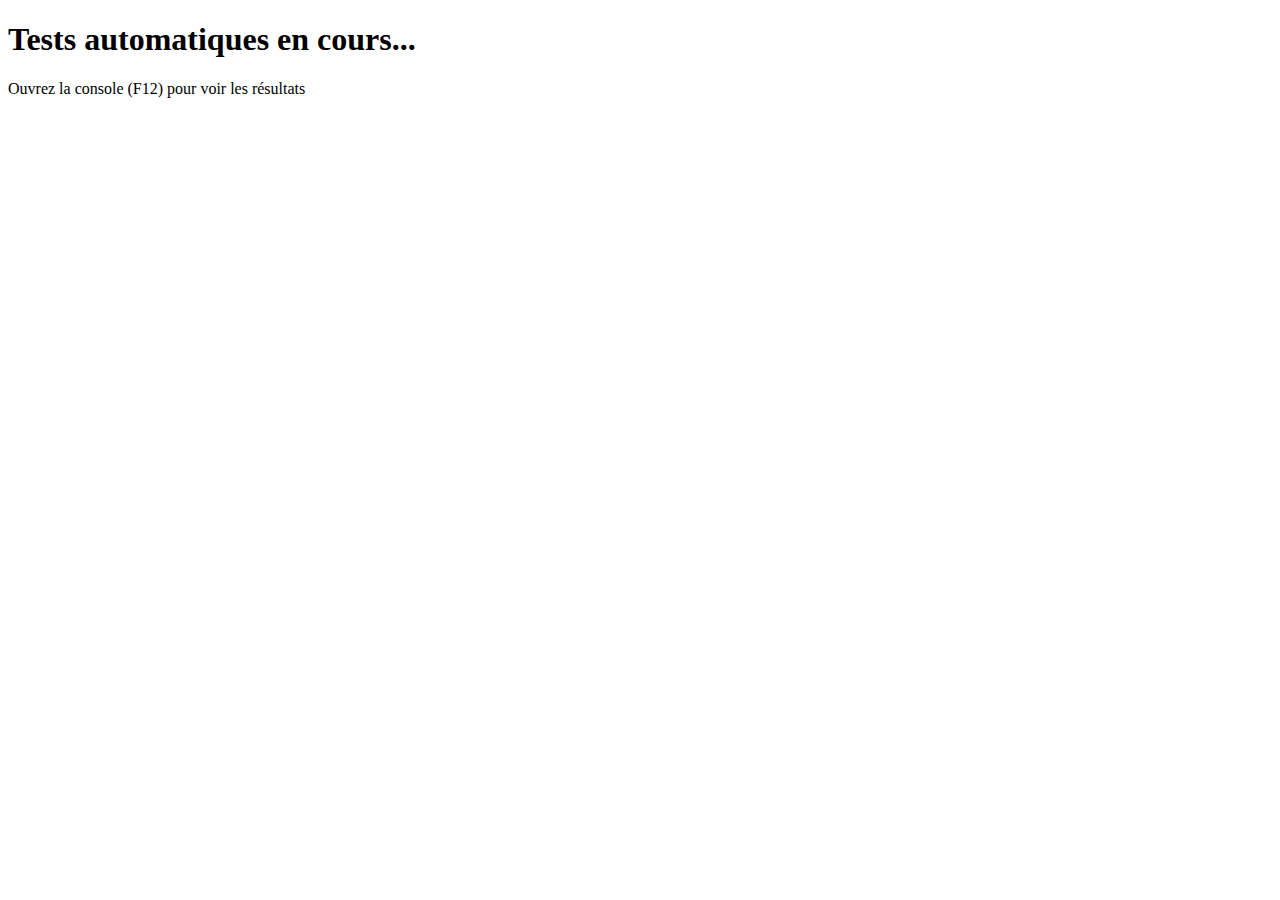
<file: test-console.html>
<!DOCTYPE html>
<html>
<head>
    <title>Tests Console - ItinérairoPro</title>
</head>
<body>
    <h1>Tests automatiques en cours...</h1>
    <p>Ouvrez la console (F12) pour voir les résultats</p>
    <script src="database.js"></script>
    <script src="config.js"></script>
    <script src="csv-parser.js"></script>
    <script src="ai-assistant.js"></script>
    <script src="test-automation.js"></script>
</body>
</html>
</file>
<file: styles.css>
/* Global Styles */
:root {
    /* Bali with Floor - Green & Beige Branding */
    --primary-color: #2d5016;        /* Forest green */
    --primary-dark: #1a3009;         /* Dark forest green */
    --primary-light: #4a7c2c;        /* Light forest green */
    --secondary-color: #8b7355;      /* Warm brown */
    --accent-color: #9ca986;         /* Sage green */
    --success-color: #4a7c2c;        /* Green success */
    --danger-color: #c1502e;         /* Terracotta red */
    --warning-color: #d4a574;        /* Sandy beige */
    --background: #f5f1eb;           /* Light beige background */
    --card-bg: #ffffff;              /* White cards */
    --text-primary: #2d3319;         /* Dark olive text */
    --text-secondary: #6b6b47;       /* Muted olive */
    --border-color: #d4cbb8;         /* Beige border */
    --beige-light: #e8dfc8;          /* Light beige accent */
    --beige-dark: #c4b89f;           /* Dark beige */
    --green-soft: #b8c9a8;           /* Soft green */
    --shadow: 0 2px 4px 0 rgba(45, 80, 22, 0.08);
    --shadow-lg: 0 10px 20px -3px rgba(45, 80, 22, 0.12);
}

* {
    margin: 0;
    padding: 0;
    box-sizing: border-box;
}

body {
    font-family: -apple-system, BlinkMacSystemFont, 'Segoe UI', 'Roboto', 'Oxygen', 'Ubuntu', 'Cantarell', sans-serif;
    background: var(--background);
    color: var(--text-primary);
    line-height: 1.6;
}

.container {
    max-width: 1200px;
    margin: 0 auto;
    padding: 0 20px;
}

/* Header */
.header {
    background: linear-gradient(180deg, #ffffff 0%, var(--beige-light) 100%);
    box-shadow: var(--shadow-lg);
    position: sticky;
    top: 0;
    z-index: 100;
    padding: 1rem 0;
    border-bottom: 3px solid var(--primary-color);
}

.header .container {
    display: flex;
    align-items: center;
    justify-content: space-between;
}

.logo {
    display: flex;
    align-items: center;
    gap: 0.75rem;
    font-size: 1.5rem;
    font-weight: 700;
    color: var(--primary-color);
    padding: 0.5rem 1rem;
    background: linear-gradient(135deg, var(--beige-light) 0%, var(--green-soft) 100%);
    border-radius: 12px;
    box-shadow: var(--shadow);
}

.logo i {
    font-size: 2rem;
    color: var(--primary-color);
    animation: leafFloat 3s ease-in-out infinite;
}

@keyframes leafFloat {
    0%, 100% { transform: translateY(0px) rotate(0deg); }
    50% { transform: translateY(-5px) rotate(5deg); }
}

.nav {
    display: flex;
    gap: 2rem;
}

.nav-link {
    text-decoration: none;
    color: var(--text-secondary);
    font-weight: 500;
    transition: color 0.2s;
    padding: 0.5rem 0;
    border-bottom: 2px solid transparent;
}

.nav-link:hover,
.nav-link.active {
    color: var(--primary-color);
    border-bottom-color: var(--primary-color);
}

.user-profile i {
    font-size: 2rem;
    color: var(--text-secondary);
    cursor: pointer;
    transition: color 0.2s;
}

.user-profile i:hover {
    color: var(--primary-color);
}

/* Main Content */
.main-content {
    padding: 3rem 0;
    min-height: calc(100vh - 80px);
}

/* Progress Steps */
.progress-steps {
    display: flex;
    align-items: center;
    justify-content: center;
    margin-bottom: 3rem;
    background: var(--card-bg);
    padding: 2rem;
    border-radius: 12px;
    box-shadow: var(--shadow);
}

.step {
    display: flex;
    flex-direction: column;
    align-items: center;
    gap: 0.5rem;
    cursor: pointer;
    transition: all 0.3s;
}

.step-number {
    width: 50px;
    height: 50px;
    border-radius: 50%;
    background: var(--border-color);
    color: var(--text-secondary);
    display: flex;
    align-items: center;
    justify-content: center;
    font-weight: 700;
    font-size: 1.25rem;
    transition: all 0.3s;
}

.step.active .step-number {
    background: linear-gradient(135deg, var(--primary-color) 0%, var(--primary-light) 100%);
    color: white;
    transform: scale(1.1);
    box-shadow: 0 4px 12px rgba(45, 80, 22, 0.3);
}

.step.completed .step-number {
    background: var(--success-color);
    color: white;
}

.step-label {
    font-size: 0.875rem;
    font-weight: 500;
    color: var(--text-secondary);
    text-align: center;
}

.step.active .step-label {
    color: var(--primary-color);
    font-weight: 600;
}

.step-line {
    flex: 1;
    height: 2px;
    background: var(--border-color);
    margin: 0 1rem;
    max-width: 100px;
}

/* Cards */
.card {
    background: var(--card-bg);
    border-radius: 12px;
    padding: 2rem;
    box-shadow: var(--shadow);
    margin-bottom: 2rem;
}

.card-title {
    display: flex;
    align-items: center;
    gap: 0.75rem;
    font-size: 1.5rem;
    margin-bottom: 1.5rem;
    color: var(--text-primary);
}

.card-title i {
    color: var(--primary-color);
}

/* Form Styles */
.form-grid {
    display: grid;
    grid-template-columns: repeat(2, 1fr);
    gap: 1.5rem;
}

.form-group {
    display: flex;
    flex-direction: column;
    gap: 0.5rem;
}

.form-group.full-width {
    grid-column: 1 / -1;
}

.form-group label {
    font-weight: 500;
    color: var(--text-primary);
    font-size: 0.875rem;
}

.form-input,
.form-select {
    padding: 0.75rem 1rem;
    border: 1px solid var(--border-color);
    border-radius: 8px;
    font-size: 1rem;
    transition: all 0.2s;
    font-family: inherit;
}

.form-input:focus,
.form-select:focus {
    outline: none;
    border-color: var(--primary-color);
    box-shadow: 0 0 0 3px rgba(37, 99, 235, 0.1);
}

textarea.form-input {
    resize: vertical;
    min-height: 80px;
}

/* Duration Info */
.duration-info {
    margin-top: 1.5rem;
    padding: 1rem;
    background: #eff6ff;
    border-left: 4px solid var(--primary-color);
    border-radius: 8px;
    display: flex;
    align-items: center;
    gap: 0.75rem;
    color: var(--primary-color);
    font-weight: 500;
}

/* Step Content */
.step-content {
    display: none;
}

.step-content.active {
    display: block;
    animation: fadeIn 0.3s ease-in;
}

@keyframes fadeIn {
    from {
        opacity: 0;
        transform: translateY(10px);
    }
    to {
        opacity: 1;
        transform: translateY(0);
    }
}

/* Day Cards */
.day-card {
    background: #f8fafc;
    border: 2px solid var(--border-color);
    border-radius: 12px;
    padding: 1.5rem;
    margin-bottom: 1.5rem;
    transition: all 0.3s;
}

.day-card:hover {
    border-color: var(--primary-color);
    box-shadow: var(--shadow-lg);
}

.day-header {
    display: flex;
    align-items: center;
    justify-content: space-between;
    margin-bottom: 1rem;
}

.day-title {
    font-size: 1.25rem;
    font-weight: 600;
    color: var(--primary-color);
    display: flex;
    align-items: center;
    gap: 0.5rem;
}

.activity-list {
    display: flex;
    flex-direction: column;
    gap: 1rem;
}

.activity-item {
    background: white;
    padding: 1rem;
    border-radius: 8px;
    border: 1px solid var(--border-color);
    display: flex;
    justify-content: space-between;
    align-items: center;
    transition: all 0.2s;
}

.activity-item:hover {
    box-shadow: var(--shadow);
}

.activity-info {
    flex: 1;
}

.activity-name {
    font-weight: 600;
    margin-bottom: 0.25rem;
}

.activity-details {
    font-size: 0.875rem;
    color: var(--text-secondary);
    display: flex;
    gap: 1rem;
}

.activity-price {
    font-weight: 600;
    color: var(--success-color);
    font-size: 1.125rem;
}

.btn-remove {
    background: none;
    border: none;
    color: var(--danger-color);
    cursor: pointer;
    padding: 0.5rem;
    border-radius: 6px;
    transition: all 0.2s;
}

.btn-remove:hover {
    background: #fee;
}

.add-activity-btn {
    width: 100%;
    padding: 0.75rem;
    background: white;
    border: 2px dashed var(--border-color);
    border-radius: 8px;
    color: var(--text-secondary);
    font-weight: 500;
    cursor: pointer;
    transition: all 0.2s;
    display: flex;
    align-items: center;
    justify-content: center;
    gap: 0.5rem;
    font-size: 1rem;
}

.add-activity-btn:hover {
    border-color: var(--primary-color);
    color: var(--primary-color);
    background: #eff6ff;
}

/* Transfer Card */
.transfer-card {
    background: white;
    border: 1px solid var(--border-color);
    border-radius: 12px;
    padding: 1.5rem;
    margin-bottom: 1rem;
}

.transfer-header {
    display: flex;
    justify-content: space-between;
    align-items: center;
    margin-bottom: 1rem;
}

.transfer-route {
    font-weight: 600;
    display: flex;
    align-items: center;
    gap: 0.5rem;
    color: var(--primary-color);
}

/* Buttons */
.btn-primary,
.btn-secondary {
    padding: 0.75rem 1.5rem;
    border-radius: 8px;
    font-weight: 600;
    font-size: 1rem;
    cursor: pointer;
    transition: all 0.2s;
    border: none;
    display: inline-flex;
    align-items: center;
    gap: 0.5rem;
    font-family: inherit;
}

.btn-primary {
    background: linear-gradient(135deg, var(--primary-color) 0%, var(--primary-light) 100%);
    color: white;
    position: relative;
    overflow: hidden;
}

.btn-primary::before {
    content: '';
    position: absolute;
    top: 0;
    left: -100%;
    width: 100%;
    height: 100%;
    background: linear-gradient(90deg, transparent, rgba(255,255,255,0.2), transparent);
    transition: left 0.5s;
}

.btn-primary:hover::before {
    left: 100%;
}

.btn-primary:hover {
    background: linear-gradient(135deg, var(--primary-light) 0%, var(--primary-color) 100%);
    transform: translateY(-2px);
    box-shadow: 0 8px 16px rgba(45, 80, 22, 0.3);
}

.btn-secondary {
    background: white;
    color: var(--text-primary);
    border: 2px solid var(--border-color);
}

.btn-secondary:hover {
    border-color: var(--primary-color);
    color: var(--primary-color);
}

/* Navigation Buttons */
.navigation-buttons {
    display: flex;
    justify-content: space-between;
    margin-top: 2rem;
}

/* Preview Section */
.preview-section {
    display: grid;
    grid-template-columns: 1fr 1fr;
    gap: 2rem;
}

.preview-column,
.upload-column {
    display: flex;
    flex-direction: column;
    gap: 1rem;
}

.preview-column h3,
.upload-column h3 {
    font-size: 1.125rem;
    font-weight: 600;
    color: var(--text-primary);
}

.itinerary-preview {
    background: #f8fafc;
    border: 1px solid var(--border-color);
    border-radius: 8px;
    padding: 1.5rem;
    min-height: 400px;
    overflow-y: auto;
}

/* Drag & Drop Zone */
.drag-drop-zone {
    border: 3px dashed var(--border-color);
    border-radius: 12px;
    padding: 3rem 2rem;
    text-align: center;
    cursor: pointer;
    transition: all 0.3s;
    background: #f8fafc;
}

.drag-drop-zone:hover,
.drag-drop-zone.drag-over {
    border-color: var(--primary-color);
    background: #eff6ff;
}

.drag-drop-zone i {
    font-size: 3rem;
    color: var(--primary-color);
    margin-bottom: 1rem;
    display: block;
}

.drag-drop-zone p {
    color: var(--text-secondary);
    font-weight: 500;
}

.drag-drop-zone p.small {
    font-size: 0.875rem;
    margin-top: 0.5rem;
}

.uploaded-photos {
    display: grid;
    grid-template-columns: repeat(auto-fill, minmax(100px, 1fr));
    gap: 1rem;
    margin-top: 1rem;
}

.photo-thumb {
    position: relative;
    aspect-ratio: 1;
    border-radius: 8px;
    overflow: hidden;
    border: 2px solid var(--border-color);
}

.photo-thumb img {
    width: 100%;
    height: 100%;
    object-fit: cover;
}

.photo-thumb .remove-photo {
    position: absolute;
    top: 4px;
    right: 4px;
    background: var(--danger-color);
    color: white;
    border: none;
    border-radius: 50%;
    width: 24px;
    height: 24px;
    cursor: pointer;
    display: flex;
    align-items: center;
    justify-content: center;
    opacity: 0;
    transition: opacity 0.2s;
}

.photo-thumb:hover .remove-photo {
    opacity: 1;
}

/* Export Options */
.export-options {
    display: grid;
    grid-template-columns: repeat(auto-fit, minmax(250px, 1fr));
    gap: 1.5rem;
    margin-bottom: 2rem;
}

.export-card {
    background: #f8fafc;
    border: 2px solid var(--border-color);
    border-radius: 12px;
    padding: 1.5rem;
    text-align: center;
    transition: all 0.3s;
}

.export-card:hover {
    border-color: var(--primary-color);
    transform: translateY(-4px);
    box-shadow: var(--shadow-lg);
}

.export-icon {
    font-size: 3rem;
    color: var(--primary-color);
    margin-bottom: 1rem;
}

.export-card h3 {
    font-size: 1.125rem;
    margin-bottom: 0.5rem;
}

.export-card p {
    font-size: 0.875rem;
    color: var(--text-secondary);
    margin-bottom: 1rem;
}

.export-card .btn-primary {
    width: 100%;
    justify-content: center;
}

/* Summary Section */
.summary-section {
    background: #f8fafc;
    border-radius: 12px;
    padding: 1.5rem;
}

.summary-section h3 {
    margin-bottom: 1rem;
}

.final-summary {
    display: flex;
    flex-direction: column;
    gap: 1rem;
}

.summary-item {
    display: flex;
    justify-content: space-between;
    padding: 0.75rem;
    background: white;
    border-radius: 8px;
    border: 1px solid var(--border-color);
}

.summary-label {
    font-weight: 500;
    color: var(--text-secondary);
}

.summary-value {
    font-weight: 600;
    color: var(--text-primary);
}

/* Activity Selection Modal */
.modal {
    display: none;
    position: fixed;
    top: 0;
    left: 0;
    width: 100%;
    height: 100%;
    background: rgba(0, 0, 0, 0.5);
    z-index: 1000;
    justify-content: center;
    align-items: center;
}

.modal.active {
    display: flex;
}

.modal-content {
    background: white;
    border-radius: 12px;
    padding: 2rem;
    max-width: 600px;
    width: 90%;
    max-height: 80vh;
    overflow-y: auto;
}

.modal-header {
    display: flex;
    justify-content: space-between;
    align-items: center;
    margin-bottom: 1.5rem;
}

.modal-header h2 {
    font-size: 1.5rem;
}

.close-modal {
    background: none;
    border: none;
    font-size: 1.5rem;
    cursor: pointer;
    color: var(--text-secondary);
}

.close-modal:hover {
    color: var(--danger-color);
}

/* Search & Filters */
.search-filters {
    margin-bottom: 1.5rem;
}

.search-box {
    position: relative;
    margin-bottom: 1rem;
}

.search-box i {
    position: absolute;
    left: 1rem;
    top: 50%;
    transform: translateY(-50%);
    color: var(--text-secondary);
}

.search-box input {
    padding-left: 3rem;
    width: 100%;
}

.filter-row {
    display: grid;
    grid-template-columns: 1fr 1fr;
    gap: 1rem;
}

.activity-count {
    color: var(--text-secondary);
    font-size: 0.875rem;
    margin-bottom: 1rem;
    font-weight: 500;
}

/* Activity Grid */
.activity-grid {
    display: grid;
    grid-template-columns: repeat(auto-fill, minmax(300px, 1fr));
    gap: 1rem;
    max-height: 500px;
    overflow-y: auto;
    padding-right: 0.5rem;
}

.activity-grid::-webkit-scrollbar {
    width: 8px;
}

.activity-grid::-webkit-scrollbar-track {
    background: #f1f1f1;
    border-radius: 10px;
}

.activity-grid::-webkit-scrollbar-thumb {
    background: var(--primary-color);
    border-radius: 10px;
}

.activity-option {
    background: #f8fafc;
    border: 2px solid var(--border-color);
    border-radius: 12px;
    padding: 1.25rem;
    cursor: pointer;
    transition: all 0.3s;
    display: flex;
    flex-direction: column;
    gap: 0.75rem;
}

.activity-option:hover {
    border-color: var(--primary-color);
    box-shadow: var(--shadow-lg);
    transform: translateY(-2px);
}

.activity-header {
    display: flex;
    justify-content: space-between;
    align-items: flex-start;
    gap: 0.5rem;
}

.activity-name {
    font-weight: 600;
    font-size: 1rem;
    color: var(--text-primary);
    flex: 1;
}

.activity-category {
    background: var(--primary-color);
    color: white;
    padding: 0.25rem 0.75rem;
    border-radius: 20px;
    font-size: 0.75rem;
    font-weight: 500;
    white-space: nowrap;
}

.activity-location {
    color: var(--text-secondary);
    font-size: 0.875rem;
    display: flex;
    align-items: center;
    gap: 0.5rem;
}

.activity-description {
    font-size: 0.875rem;
    color: var(--text-secondary);
    line-height: 1.5;
    flex: 1;
}

.activity-footer {
    display: flex;
    justify-content: space-between;
    align-items: center;
    margin-top: auto;
    padding-top: 0.75rem;
    border-top: 1px solid var(--border-color);
}

.status-badge {
    font-size: 0.75rem;
    padding: 0.25rem 0.75rem;
    border-radius: 12px;
    font-weight: 500;
}

.status-badge.ready {
    background: #d1fae5;
    color: #065f46;
}

.status-badge.ongoing {
    background: #fef3c7;
    color: #92400e;
}

/* Responsive */
@media (max-width: 768px) {
    .form-grid {
        grid-template-columns: 1fr;
    }

    .nav {
        display: none;
    }

    .progress-steps {
        overflow-x: auto;
    }

    .preview-section {
        grid-template-columns: 1fr;
    }

    .export-options {
        grid-template-columns: 1fr;
    }
}

/* Activity Actions */
.activity-actions {
    display: flex;
    gap: 0.5rem;
    align-items: center;
}

.btn-edit {
    background: var(--beige-light);
    color: var(--primary-color);
    border: none;
    padding: 0.5rem;
    border-radius: 6px;
    cursor: pointer;
    transition: all 0.2s;
}

.btn-edit:hover {
    background: var(--primary-color);
    color: white;
}

.btn-remove {
    background: #fee2e2;
    color: #dc2626;
    border: none;
    padding: 0.5rem;
    border-radius: 6px;
    cursor: pointer;
    transition: all 0.2s;
}

.btn-remove:hover {
    background: #dc2626;
    color: white;
}

/* Zones Management */
.zones-container {
    margin-top: 1.5rem;
    padding-top: 1.5rem;
    border-top: 2px solid var(--border-color);
}

.zones-header {
    display: flex;
    justify-content: space-between;
    align-items: center;
    margin-bottom: 1rem;
}

.zones-header h3 {
    font-size: 1.1rem;
    color: var(--primary-color);
    display: flex;
    align-items: center;
    gap: 0.5rem;
}

.zone-card {
    background: var(--beige-light);
    border-radius: 12px;
    padding: 1rem;
    margin-bottom: 1rem;
    display: flex;
    gap: 1rem;
    align-items: center;
}

.zone-card .form-group {
    margin-bottom: 0;
    flex: 1;
}

.zone-card .form-group label {
    font-size: 0.85rem;
    margin-bottom: 0.25rem;
}

.zone-remove {
    background: none;
    border: none;
    color: #dc2626;
    cursor: pointer;
    padding: 0.5rem;
    border-radius: 50%;
    transition: background 0.2s;
}

.zone-remove:hover {
    background: #fee2e2;
}

.add-zone-btn {
    display: inline-flex;
    align-items: center;
    gap: 0.5rem;
    padding: 0.75rem 1.25rem;
    background: var(--green-soft);
    color: var(--primary-dark);
    border: 2px dashed var(--primary-color);
    border-radius: 8px;
    cursor: pointer;
    font-weight: 500;
    transition: all 0.2s;
}

.add-zone-btn:hover {
    background: var(--primary-color);
    color: white;
    border-style: solid;
}
</file>
<file: organic-luxury.css>
/* 
 * Baliwithflow - Organic Modern Luxury Design System
 * Style: Lifestyle & Wellness Premium
 * Inspired by: Balinese nature, refined minimalism, warm sophistication
 */

/* ============================================
   TYPOGRAPHIE - DISPLAY SERIF + GEOMETRIC SANS
   ============================================ */

@import url('https://fonts.googleapis.com/css2?family=Cormorant:wght@300;400;500;600;700&family=Inter:wght@300;400;500;600&display=swap');

/* Cormorant - Display Serif élégante pour les titres */
/* Inter - Sans-Serif géométrique pour le corps de texte */

:root {
    /* ============================================
       PALETTE ORGANIC MODERN LUXURY
       ============================================ */
    
    /* Backgrounds - Off-white & Warm Creams */
    --bg-primary: #FAFAF5;           /* Off-white principal */
    --bg-secondary: #F5F5F0;         /* Crème chaud */
    --bg-card: #FFFFFF;              /* Blanc pur pour cartes */
    --bg-subtle: #F9F7F3;            /* Beige très subtil */
    
    /* Couleur Primaire - Deep Forest Green (Marque) */
    --primary: #2C5F2D;              /* Vert Jungle profond */
    --primary-light: #4A7C4E;        /* Vert Jungle clair */
    --primary-dark: #1E4620;         /* Vert Jungle très foncé */
    --primary-sage: #97A97C;         /* Vert Sauge apaisant */
    
    /* Accents - Terracotta, Sable, Ocre */
    --accent-clay: #C77E5D;          /* Terracotta doux */
    --accent-sand: #D4B896;          /* Sable doré */
    --accent-ochre: #C9A56B;         /* Ocre doré */
    --accent-warm: #E8D5C4;          /* Beige rosé chaud */
    
    /* Texte - Charcoal & Warm Grays */
    --text-primary: #3A3935;         /* Charcoal chaud */
    --text-secondary: #6B6B5F;       /* Gris olive */
    --text-tertiary: #9B9B8E;        /* Gris doux */
    --text-inverse: #FAFAF5;         /* Pour fonds sombres */
    
    /* Bordures & Dividers */
    --border-subtle: #E8E6E0;        /* Bordure très douce */
    --border-soft: #DED9D0;          /* Bordure moyenne */
    --border-accent: rgba(44, 95, 45, 0.15);  /* Bordure verte */
    
    /* Ombres Douces - Soft Shadows */
    --shadow-xs: 0 1px 2px rgba(58, 57, 53, 0.04);
    --shadow-sm: 0 2px 4px rgba(58, 57, 53, 0.06), 0 1px 2px rgba(58, 57, 53, 0.03);
    --shadow-md: 0 4px 8px rgba(58, 57, 53, 0.08), 0 2px 4px rgba(58, 57, 53, 0.04);
    --shadow-lg: 0 12px 24px rgba(58, 57, 53, 0.10), 0 4px 8px rgba(58, 57, 53, 0.05);
    --shadow-xl: 0 20px 40px rgba(58, 57, 53, 0.12), 0 8px 16px rgba(58, 57, 53, 0.06);
    
    /* Overlay & Scrim */
    --overlay: rgba(58, 57, 53, 0.4);
    --scrim-light: rgba(250, 250, 245, 0.8);
    
    /* States */
    --state-hover: rgba(44, 95, 45, 0.08);
    --state-active: rgba(44, 95, 45, 0.12);
    --state-focus: rgba(44, 95, 45, 0.16);
    
    /* ============================================
       ESPACEMENTS HARMONIEUX
       ============================================ */
    --space-xs: 0.25rem;    /* 4px */
    --space-sm: 0.5rem;     /* 8px */
    --space-md: 1rem;       /* 16px */
    --space-lg: 1.5rem;     /* 24px */
    --space-xl: 2rem;       /* 32px */
    --space-2xl: 3rem;      /* 48px */
    --space-3xl: 4rem;      /* 64px */
    
    /* ============================================
       BORDER RADIUS - SOFT CORNERS
       ============================================ */
    --radius-sm: 8px;
    --radius-md: 12px;
    --radius-lg: 16px;
    --radius-xl: 24px;
    --radius-2xl: 32px;
    --radius-pill: 999px;   /* Boutons pill */
    
    /* ============================================
       TRANSITIONS FLUIDES
       ============================================ */
    --transition-fast: 150ms cubic-bezier(0.4, 0, 0.2, 1);
    --transition-base: 250ms cubic-bezier(0.4, 0, 0.2, 1);
    --transition-slow: 350ms cubic-bezier(0.4, 0, 0.2, 1);
    --transition-elegant: 500ms cubic-bezier(0.4, 0, 0.1, 1);
}

/* ============================================
   TYPOGRAPHIE - SYSTÈME COMPLET
   ============================================ */

body {
    font-family: 'Inter', -apple-system, BlinkMacSystemFont, sans-serif;
    font-size: 16px;
    line-height: 1.6;
    color: var(--text-primary);
    background: var(--bg-primary);
    font-weight: 400;
    letter-spacing: 0.01em;
    -webkit-font-smoothing: antialiased;
    -moz-osx-font-smoothing: grayscale;
}

/* Display Serif - Titres */
h1, h2, h3, h4, .heading-serif {
    font-family: 'Cormorant', Georgia, serif;
    font-weight: 500;
    line-height: 1.2;
    color: var(--text-primary);
    letter-spacing: -0.02em;
}

h1 {
    font-size: 3.5rem;
    font-weight: 500;
    margin-bottom: var(--space-lg);
}

h2 {
    font-size: 2.5rem;
    font-weight: 500;
    margin-bottom: var(--space-md);
}

h3 {
    font-size: 1.75rem;
    font-weight: 500;
    margin-bottom: var(--space-md);
}

h4 {
    font-size: 1.25rem;
    font-weight: 600;
}

/* Sans-Serif - Corps de texte */
p, .body-text {
    font-family: 'Inter', sans-serif;
    font-size: 1rem;
    line-height: 1.65;
    letter-spacing: 0.015em;
    color: var(--text-secondary);
}

.text-sm {
    font-size: 0.875rem;
    line-height: 1.5;
}

.text-xs {
    font-size: 0.75rem;
    line-height: 1.4;
    letter-spacing: 0.02em;
}

/* ============================================
   BOUTONS - PILL & SOFT CORNERS
   ============================================ */

.btn {
    font-family: 'Inter', sans-serif;
    font-size: 0.9375rem;
    font-weight: 500;
    letter-spacing: 0.02em;
    padding: 0.875rem 2rem;
    border: none;
    cursor: pointer;
    transition: all var(--transition-base);
    display: inline-flex;
    align-items: center;
    justify-content: center;
    gap: 0.5rem;
    text-decoration: none;
    position: relative;
    overflow: hidden;
}

/* Bouton Principal - Pill */
.btn-primary {
    background: var(--primary);
    color: var(--text-inverse);
    border-radius: var(--radius-pill);
    box-shadow: var(--shadow-sm);
}

.btn-primary:hover {
    background: var(--primary-dark);
    box-shadow: var(--shadow-md);
    transform: translateY(-1px);
}

.btn-primary:active {
    transform: translateY(0);
    box-shadow: var(--shadow-xs);
}

/* Bouton Accent - Terracotta */
.btn-accent {
    background: var(--accent-clay);
    color: white;
    border-radius: var(--radius-pill);
    box-shadow: var(--shadow-sm);
}

.btn-accent:hover {
    background: #B36E4D;
    box-shadow: var(--shadow-md);
    transform: translateY(-1px);
}

/* Bouton Secondaire - Outline */
.btn-secondary {
    background: transparent;
    color: var(--primary);
    border: 1.5px solid var(--border-soft);
    border-radius: var(--radius-pill);
}

.btn-secondary:hover {
    background: var(--state-hover);
    border-color: var(--primary);
}

/* Bouton Ghost */
.btn-ghost {
    background: transparent;
    color: var(--text-secondary);
    border-radius: var(--radius-lg);
    padding: 0.75rem 1.5rem;
}

.btn-ghost:hover {
    background: var(--state-hover);
    color: var(--primary);
}

/* ============================================
   CARTES - SOFT CORNERS & SUBTLE SHADOWS
   ============================================ */

.card {
    background: var(--bg-card);
    border-radius: var(--radius-xl);
    padding: var(--space-2xl);
    box-shadow: var(--shadow-sm);
    border: 1px solid var(--border-subtle);
    transition: all var(--transition-base);
}

.card:hover {
    box-shadow: var(--shadow-md);
    transform: translateY(-2px);
}

.card-elevated {
    box-shadow: var(--shadow-lg);
}

.card-subtle {
    background: var(--bg-subtle);
    box-shadow: none;
    border: 1px solid var(--border-subtle);
}

/* ============================================
   HEADER - ORGANIC LUXURY
   ============================================ */

.header {
    background: rgba(250, 250, 245, 0.95);
    backdrop-filter: blur(20px);
    -webkit-backdrop-filter: blur(20px);
    box-shadow: 0 1px 0 var(--border-subtle);
    padding: var(--space-lg) 0;
    border-bottom: 1px solid var(--border-subtle);
}

/* Logo */
.logo {
    display: flex;
    align-items: center;
    gap: 0.75rem;
    padding: 0;
    background: transparent;
    border-radius: 0;
    box-shadow: none;
}

.logo-icon {
    width: 32px;
    height: 32px;
    color: var(--primary);
    stroke-width: 1.5;
}

.logo-text {
    font-family: 'Cormorant', serif;
    font-size: 1.5rem;
    font-weight: 500;
    color: var(--text-primary);
    letter-spacing: -0.01em;
}

/* Navigation */
.nav-link {
    font-family: 'Inter', sans-serif;
    font-size: 0.9375rem;
    font-weight: 400;
    letter-spacing: 0.01em;
    color: var(--text-secondary);
    text-decoration: none;
    padding: 0.5rem 1rem;
    border-radius: var(--radius-md);
    transition: all var(--transition-fast);
    border-bottom: none;
}

.nav-link:hover {
    color: var(--primary);
    background: var(--state-hover);
}

.nav-link.active {
    color: var(--primary);
    background: var(--state-active);
    border-bottom: none;
}

/* ============================================
   PROGRESS STEPS - MINIMALIST ELEGANCE
   ============================================ */

.progress-steps {
    background: var(--bg-card);
    padding: var(--space-2xl);
    border-radius: var(--radius-xl);
    box-shadow: var(--shadow-sm);
    border: 1px solid var(--border-subtle);
}

.progress-steps::before,
.progress-steps::after {
    display: none; /* Retire les emojis pour un style plus épuré */
}

.step-number {
    width: 48px;
    height: 48px;
    border-radius: 50%;
    background: var(--bg-subtle);
    color: var(--text-tertiary);
    border: 2px solid var(--border-soft);
    font-family: 'Inter', sans-serif;
    font-weight: 500;
}

.step.active .step-number {
    background: var(--primary);
    color: white;
    border-color: var(--primary);
    box-shadow: var(--shadow-md);
}

.step.completed .step-number {
    background: var(--primary-sage);
    color: white;
    border-color: var(--primary-sage);
}

.step-label {
    font-family: 'Inter', sans-serif;
    font-size: 0.875rem;
    font-weight: 400;
    letter-spacing: 0.015em;
    color: var(--text-secondary);
}

.step.active .step-label {
    color: var(--primary);
    font-weight: 500;
}

.step-line {
    background: var(--border-soft);
}

/* ============================================
   FORMS - ORGANIC & REFINED
   ============================================ */

.form-input,
.form-select {
    font-family: 'Inter', sans-serif;
    font-size: 0.9375rem;
    padding: 0.875rem 1.25rem;
    border: 1.5px solid var(--border-soft);
    border-radius: var(--radius-lg);
    background: var(--bg-card);
    color: var(--text-primary);
    transition: all var(--transition-base);
}

.form-input:focus,
.form-select:focus {
    outline: none;
    border-color: var(--primary);
    box-shadow: 0 0 0 4px var(--state-focus);
}

.form-input::placeholder {
    color: var(--text-tertiary);
}

/* ============================================
   MODAL - ELEVATED & ELEGANT
   ============================================ */

.modal {
    backdrop-filter: blur(8px);
    -webkit-backdrop-filter: blur(8px);
    background: rgba(58, 57, 53, 0.4);
}

.modal-content {
    background: var(--bg-card);
    border-radius: var(--radius-2xl);
    box-shadow: var(--shadow-xl);
    border: 1px solid var(--border-subtle);
    max-width: 720px;
}

.modal-header {
    background: transparent;
    border-bottom: 1px solid var(--border-subtle);
    padding: var(--space-xl);
    margin: 0;
}

.modal-header h2 {
    font-family: 'Cormorant', serif;
    font-size: 2rem;
    font-weight: 500;
    color: var(--text-primary);
}

/* ============================================
   ICONOGRAPHIE - FINE LINE
   ============================================ */

.icon-fine {
    stroke-width: 1.5;
    stroke-linecap: round;
    stroke-linejoin: round;
}

/* ============================================
   TEXTURES & GRAIN SUBTIL
   ============================================ */

body::before {
    content: '';
    position: fixed;
    top: 0;
    left: 0;
    right: 0;
    bottom: 0;
    background-image: 
        url("data:image/svg+xml,%3Csvg viewBox='0 0 400 400' xmlns='http://www.w3.org/2000/svg'%3E%3Cfilter id='noiseFilter'%3E%3CfeTurbulence type='fractalNoise' baseFrequency='2' numOctaves='3' stitchTiles='stitch'/%3E%3C/filter%3E%3Crect width='100%25' height='100%25' filter='url(%23noiseFilter)' opacity='0.02'/%3E%3C/svg%3E");
    pointer-events: none;
    z-index: 9999;
    mix-blend-mode: overlay;
}

/* ============================================
   UTILITIES - SPACING & LAYOUT
   ============================================ */

.container-organic {
    max-width: 1280px;
    margin: 0 auto;
    padding: 0 var(--space-xl);
}

.section-spacing {
    padding: var(--space-3xl) 0;
}

.mb-sm { margin-bottom: var(--space-sm); }
.mb-md { margin-bottom: var(--space-md); }
.mb-lg { margin-bottom: var(--space-lg); }
.mb-xl { margin-bottom: var(--space-xl); }

/* ============================================
   ANIMATIONS ÉLÉGANTES
   ============================================ */

@keyframes fadeInUp {
    from {
        opacity: 0;
        transform: translateY(20px);
    }
    to {
        opacity: 1;
        transform: translateY(0);
    }
}

.animate-in {
    animation: fadeInUp var(--transition-elegant) ease-out;
}

/* ============================================
   RESPONSIVE REFINEMENTS
   ============================================ */

@media (max-width: 768px) {
    h1 { font-size: 2.5rem; }
    h2 { font-size: 2rem; }
    h3 { font-size: 1.5rem; }
    
    .btn {
        padding: 0.75rem 1.5rem;
        font-size: 0.875rem;
    }
    
    .card {
        padding: var(--space-xl);
        border-radius: var(--radius-lg);
    }
}

/* ============================================
   DARK MODE READY (Futur)
   ============================================ */

@media (prefers-color-scheme: dark) {
    /* À implémenter si nécessaire */
}
</file>
